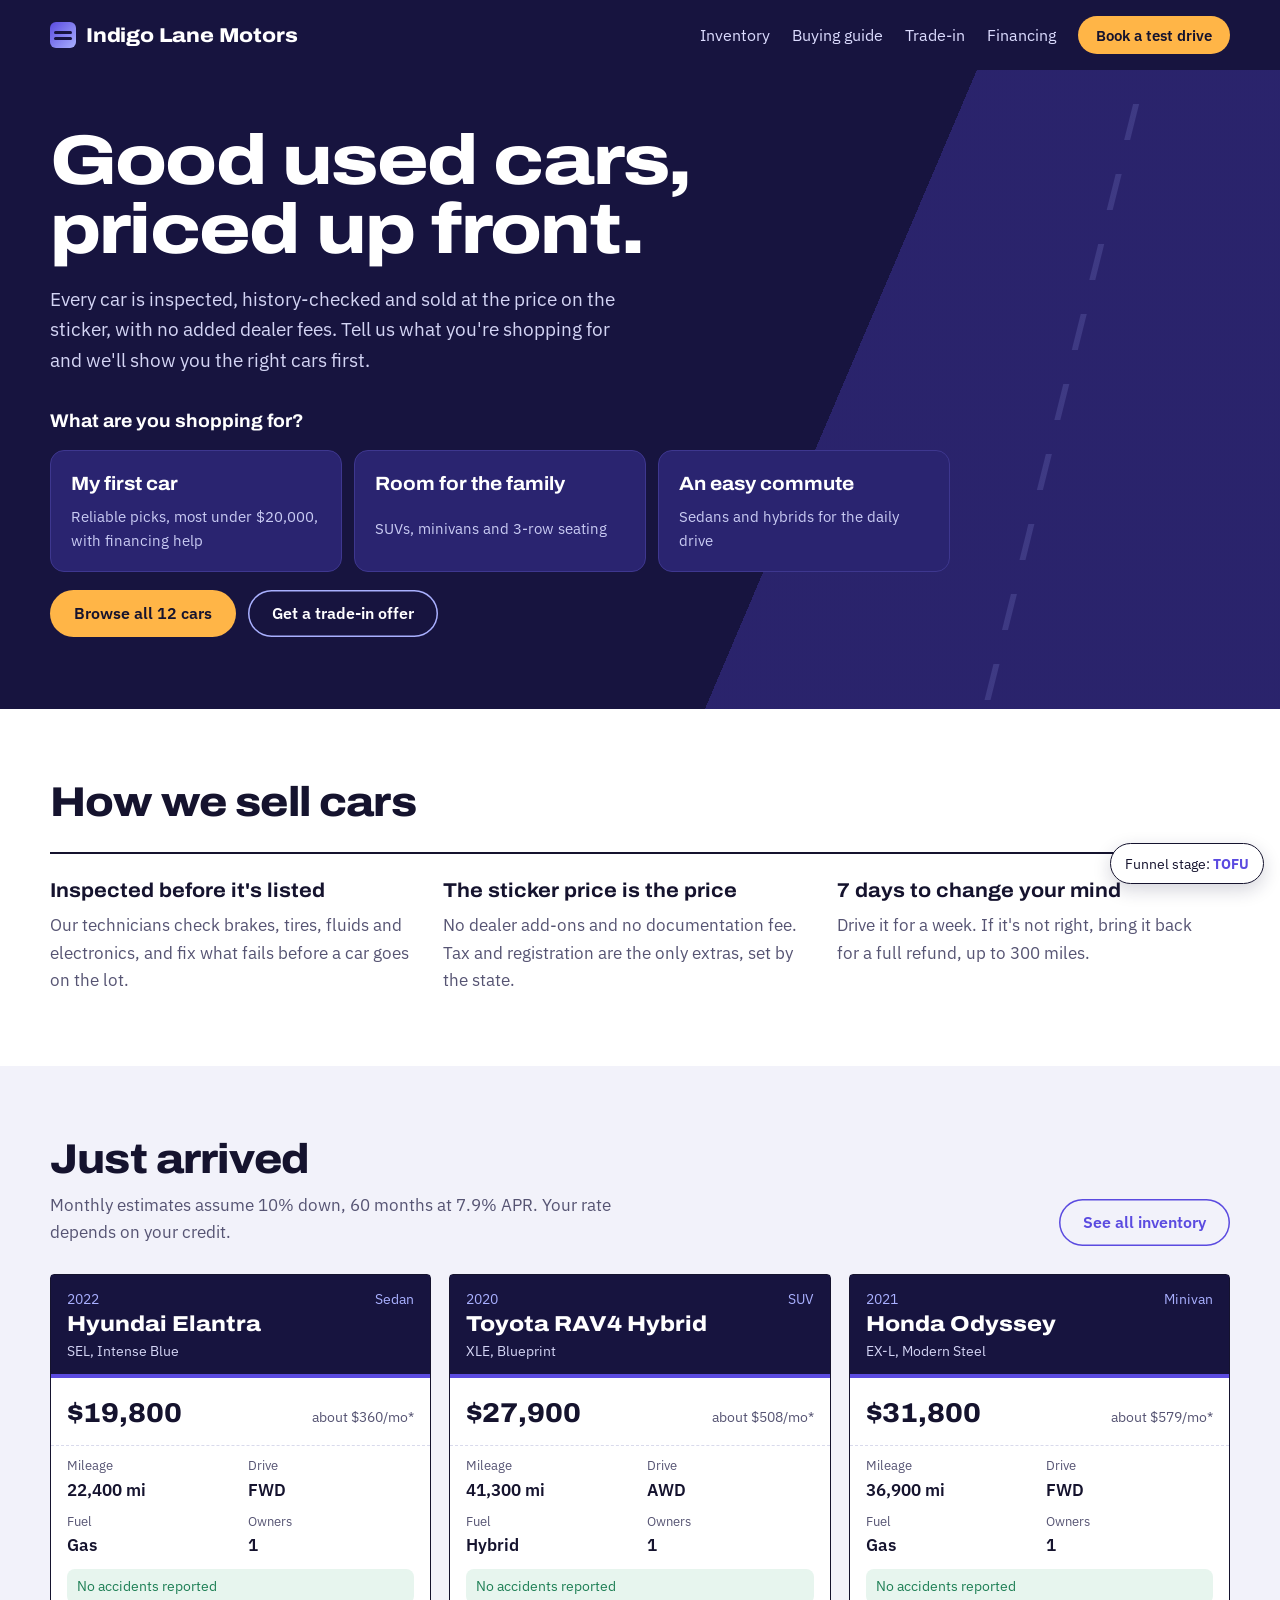
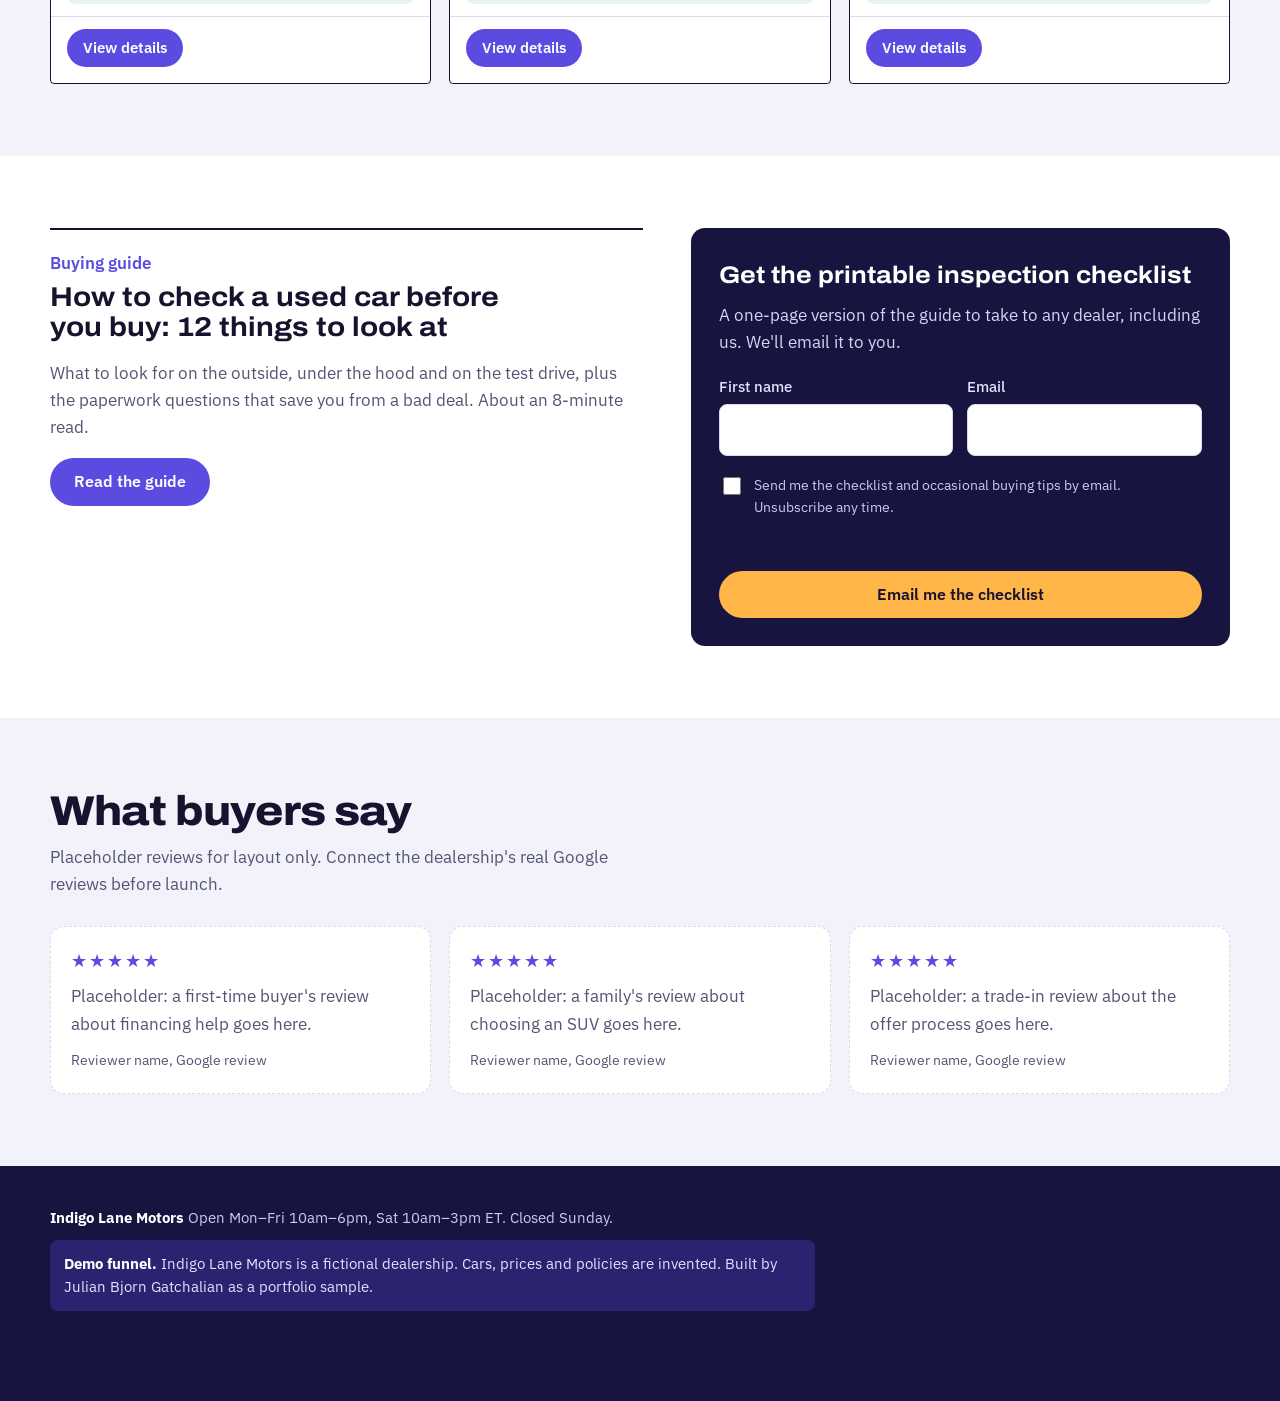
<file: index.html>
<!doctype html>
<html lang="en" data-stage="awareness">
<head>
  <meta charset="utf-8">
  <meta name="viewport" content="width=device-width, initial-scale=1, viewport-fit=cover">
  <title>Indigo Lane Motors</title>
  <meta name="description" content="Demo funnel: inspected used cars with up-front pricing from a fictional dealership.">
  <meta name="robots" content="noindex">
  <link rel="preconnect" href="https://fonts.googleapis.com">
  <link rel="preconnect" href="https://fonts.gstatic.com" crossorigin>
  <link href="https://fonts.googleapis.com/css2?family=Archivo:wdth,wght@62..125,100..900&family=IBM+Plex+Sans:wght@400;500;600&display=swap" rel="stylesheet">
  <link rel="stylesheet" href="assets/style.css">
</head>
<body>
  <header class="site-head">
    <div class="wrap">
      <a class="brand" href="index.html"><span class="brand-mark" aria-hidden="true"></span>Indigo Lane Motors</a>
      <nav class="nav" aria-label="Main">
        <a href="inventory.html">Inventory</a>
        <a href="guide.html">Buying guide</a>
        <a href="test-drive.html#tradein">Trade-in</a>
        <a href="test-drive.html#prequal">Financing</a>
        <a class="btn btn-amber" href="test-drive.html" data-track="nav_test_drive">Book a test drive</a>
      </nav>
    </div>
  </header>

  <main>
    <!-- TOFU: first impression from ads, social and search -->
    <section class="hero on-night">
      <div class="wrap">
        <h1>Good used cars, priced up front.</h1>
        <p class="lede">Every car is inspected, history-checked and sold at the price on the sticker, with no added dealer fees. Tell us what you're shopping for and we'll show you the right cars first.</p>

        <div class="persona-picker">
          <h2>What are you shopping for?</h2>
          <div class="personas">
            <a class="persona" href="inventory.html#first" data-track="persona_first"><strong>My first car</strong><span>Reliable picks, most under $20,000, with financing help</span></a>
            <a class="persona" href="inventory.html#family" data-track="persona_family"><strong>Room for the family</strong><span>SUVs, minivans and 3-row seating</span></a>
            <a class="persona" href="inventory.html#commute" data-track="persona_commute"><strong>An easy commute</strong><span>Sedans and hybrids for the daily drive</span></a>
          </div>
          <div class="hero-alt">
            <a class="btn btn-amber" href="inventory.html" data-track="hero_browse_all">Browse all 12 cars</a>
            <a class="btn btn-line-light" href="test-drive.html#tradein" data-track="hero_trade_in">Get a trade-in offer</a>
          </div>
        </div>
      </div>
    </section>

    <section class="section">
      <div class="wrap">
        <div class="section-head"><h2 class="title">How we sell cars</h2></div>
        <div class="promise">
          <div><h3>Inspected before it's listed</h3><p>Our technicians check brakes, tires, fluids and electronics, and fix what fails before a car goes on the lot.</p></div>
          <div><h3>The sticker price is the price</h3><p>No dealer add-ons and no documentation fee. Tax and registration are the only extras, set by the state.</p></div>
          <div><h3>7 days to change your mind</h3><p>Drive it for a week. If it's not right, bring it back for a full refund, up to 300 miles.</p></div>
        </div>
      </div>
    </section>

    <section class="section section-mist">
      <div class="wrap">
        <div class="section-head">
          <div>
            <h2 class="title">Just arrived</h2>
            <p class="sub">Monthly estimates assume 10% down, 60 months at 7.9% APR. Your rate depends on your credit.</p>
          </div>
          <a class="btn btn-line" href="inventory.html" data-track="featured_see_all">See all inventory</a>
        </div>
        <div class="sticker-grid fit" id="featured"></div>
      </div>
    </section>

    <!-- TOFU content: SEO guide + lead magnet -->
    <section class="section">
      <div class="wrap split">
        <div class="guide-teaser">
          <p class="kicker">Buying guide</p>
          <h3>How to check a used car before you buy: 12 things to look at</h3>
          <p>What to look for on the outside, under the hood and on the test drive, plus the paperwork questions that save you from a bad deal. About an 8-minute read.</p>
          <a class="btn btn-violet" href="guide.html" data-track="guide_read">Read the guide</a>
        </div>

        <div class="optin">
          <h3>Get the printable inspection checklist</h3>
          <p>A one-page version of the guide to take to any dealer, including us. We'll email it to you.</p>
          <form id="checklist-form" novalidate>
            <div class="row2">
              <div class="field"><label for="ck-first">First name</label><input id="ck-first" name="firstName" autocomplete="given-name" maxlength="60"></div>
              <div class="field"><label for="ck-email">Email</label><input id="ck-email" name="email" type="email" autocomplete="email" maxlength="120"></div>
            </div>
            <label class="consent"><input type="checkbox" id="ck-consent" name="consent"><span>Send me the checklist and occasional buying tips by email. Unsubscribe any time.</span></label>
            <p class="form-error" id="ck-error" role="alert"></p>
            <button class="btn btn-amber btn-block" type="submit">Email me the checklist</button>
          </form>
          <div class="optin-done" id="ck-done" hidden>
            <p><strong>Check your inbox.</strong> The checklist is on its way. You can also open it now.</p>
            <a class="btn btn-amber" href="guide.html#checklist">Open the checklist</a>
          </div>
        </div>
      </div>
    </section>

    <section class="section section-mist">
      <div class="wrap">
        <div class="section-head">
          <div>
            <h2 class="title">What buyers say</h2>
            <p class="sub">Placeholder reviews for layout only. Connect the dealership's real Google reviews before launch.</p>
          </div>
        </div>
        <div class="reviews">
          <div class="review"><div class="stars" aria-label="5 out of 5">★★★★★</div><p>Placeholder: a first-time buyer's review about financing help goes here.</p><small>Reviewer name, Google review</small></div>
          <div class="review"><div class="stars" aria-label="5 out of 5">★★★★★</div><p>Placeholder: a family's review about choosing an SUV goes here.</p><small>Reviewer name, Google review</small></div>
          <div class="review"><div class="stars" aria-label="5 out of 5">★★★★★</div><p>Placeholder: a trade-in review about the offer process goes here.</p><small>Reviewer name, Google review</small></div>
        </div>
      </div>
    </section>
  </main>

  <footer class="site-foot">
    <div class="wrap">
      <p><strong>Indigo Lane Motors</strong> Open Mon–Fri 10am–6pm, Sat 10am–3pm ET. Closed Sunday.</p>
      <p class="demo-note"><strong>Demo funnel.</strong> Indigo Lane Motors is a fictional dealership. Cars, prices and policies are invented. Built by Julian Bjorn Gatchalian as a portfolio sample.</p>
    </div>
  </footer>

  <script src="assets/data.js"></script>
  <script src="assets/funnel.js"></script>
  <script>
  (function () {
    "use strict";
    var F = window.Funnel;

    document.getElementById("featured").innerHTML =
      ["c03", "c05", "c08"].map(function (id) { return F.stickerHtml(F.getCar(id)); }).join("");

    var form = document.getElementById("checklist-form");
    form.addEventListener("submit", function (e) {
      e.preventDefault();
      var missing = F.checkForm(form, { firstName: "text", email: "email", consent: "check" },
        { firstName: "your first name", email: "a valid email", consent: "your OK to email you" });
      var err = document.getElementById("ck-error");
      if (missing.length) { err.textContent = "Please add " + missing.join(", ") + "."; return; }
      err.textContent = "";
      F.sendLead("checklist", { firstName: form.firstName.value.trim(), email: form.email.value.trim(), consent: true })
        .then(function () { form.hidden = true; document.getElementById("ck-done").hidden = false; });
    });
  })();
  </script>
</body>
</html>
</file>
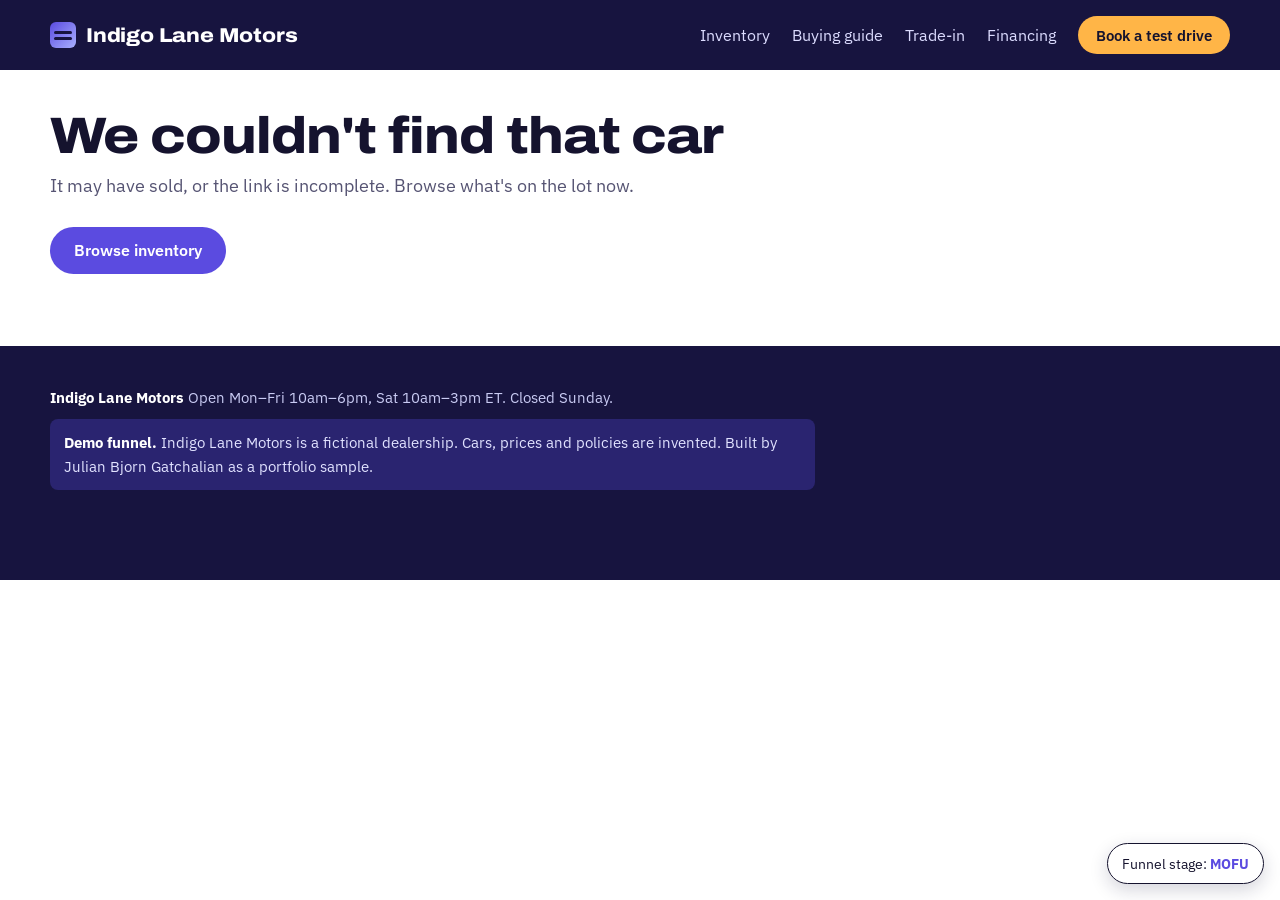
<file: car.html>
<!doctype html>
<html lang="en" data-stage="interest">
<head>
  <meta charset="utf-8">
  <meta name="viewport" content="width=device-width, initial-scale=1, viewport-fit=cover">
  <title>Indigo Lane Vehicle Details</title>
  <meta name="robots" content="noindex">
  <link rel="preconnect" href="https://fonts.googleapis.com">
  <link rel="preconnect" href="https://fonts.gstatic.com" crossorigin>
  <link href="https://fonts.googleapis.com/css2?family=Archivo:wdth,wght@62..125,100..900&family=IBM+Plex+Sans:wght@400;500;600&display=swap" rel="stylesheet">
  <link rel="stylesheet" href="assets/style.css">
</head>
<body>
  <header class="site-head">
    <div class="wrap">
      <a class="brand" href="index.html"><span class="brand-mark" aria-hidden="true"></span>Indigo Lane Motors</a>
      <nav class="nav" aria-label="Main">
        <a href="inventory.html">Inventory</a>
        <a href="guide.html">Buying guide</a>
        <a href="test-drive.html#tradein">Trade-in</a>
        <a href="test-drive.html#prequal">Financing</a>
        <a class="btn btn-amber" href="test-drive.html" data-track="nav_test_drive">Book a test drive</a>
      </nav>
    </div>
  </header>

  <main>
    <div id="missing" class="page" hidden>
      <div class="wrap">
        <h1>We couldn't find that car</h1>
        <p class="lede">It may have sold, or the link is incomplete. Browse what's on the lot now.</p>
        <a class="btn btn-violet" href="inventory.html">Browse inventory</a>
      </div>
    </div>

    <div id="detail" hidden>
      <section class="car-hero on-night">
        <div class="wrap">
          <p class="crumbs"><a href="inventory.html">Inventory</a> / <span id="crumb-name"></span></p>
          <div class="car-title">
            <div>
              <h1 id="car-name"></h1>
              <p id="car-sub"></p>
              <div class="car-ctas">
                <a class="btn btn-amber" id="hero-drive" href="test-drive.html" data-track="car_hero_test_drive">Book a test drive</a>
                <a class="btn btn-line-light" id="hero-reserve" href="reserve.html" data-track="car_hero_reserve">Reserve this car</a>
              </div>
            </div>
            <div class="price">
              <strong id="car-price"></strong>
              <p id="car-price-note">No dealer fees. Tax and registration extra.</p>
            </div>
          </div>
        </div>
      </section>

      <section class="section">
        <div class="wrap car-grid">
          <div>
            <h2 class="title" style="font-size:1.6rem;margin-bottom:12px;">Specs</h2>
            <table class="spec-table" id="specs"></table>

            <h2 class="title" style="font-size:1.6rem;margin:36px 0 12px;">History highlights</h2>
            <ul class="history-list" id="history"></ul>
            <p class="hint" style="margin-top:12px;">Ask us for the full vehicle history report and inspection sheet.</p>

            <div class="panel" style="margin-top:32px;">
              <h3>Can't come in yet? Get a live video walkaround</h3>
              <p class="hint" style="margin:0 0 14px;">A salesperson calls you on video and shows you the car up close, engine running. About 15 minutes.</p>
              <form id="walk-form" novalidate>
                <div class="row2">
                  <div class="field"><label for="w-first">First name</label><input id="w-first" name="firstName" autocomplete="given-name" maxlength="60"></div>
                  <div class="field"><label for="w-phone">Mobile number</label><input id="w-phone" name="phone" type="tel" autocomplete="tel" maxlength="25" placeholder="(555) 123-4567"></div>
                </div>
                <div class="field"><label for="w-email">Email</label><input id="w-email" name="email" type="email" autocomplete="email" maxlength="120"></div>
                <label class="consent"><input type="checkbox" id="w-consent" name="consent"><span>I agree to be contacted by phone, text and email about this car. Message and data rates may apply. Reply STOP to opt out.</span></label>
                <p class="form-error" id="w-error" role="alert"></p>
                <button class="btn btn-violet" type="submit">Request a video walkaround</button>
              </form>
              <div class="success" id="walk-done" hidden><h3>Request received</h3><p>We'll call you within one business hour to set up the video call.</p></div>
            </div>
          </div>

          <aside>
            <div class="panel calc">
              <h2>Estimate your payment</h2>
              <div class="row2">
                <div class="field"><label for="c-down">Down payment ($)</label><input id="c-down" type="number" min="0" step="100" inputmode="numeric"></div>
                <div class="field"><label for="c-apr">APR (%)</label><input id="c-apr" type="number" min="0" max="30" step="0.1" inputmode="decimal"></div>
              </div>
              <div class="field"><label for="c-term">Term</label>
                <select id="c-term"><option value="36">36 months</option><option value="48">48 months</option><option value="60" selected>60 months</option><option value="72">72 months</option></select>
              </div>
              <div class="calc-out" aria-live="polite"><strong id="c-out"></strong><span>/month</span></div>
              <p class="calc-math" id="c-math"></p>
              <p class="hint" style="margin:6px 0 0;">Estimate only, before tax and registration. Your actual rate depends on your credit and lender.</p>

              <div class="cta-stack">
                <a class="btn btn-amber" id="cta-drive" href="test-drive.html" data-track="car_test_drive">Book a test drive</a>
                <a class="btn btn-violet" id="cta-reserve" href="reserve.html" data-track="car_reserve">Reserve this car</a>
                <a class="btn btn-line" href="test-drive.html#prequal" data-track="car_prequal">Get pre-qualified</a>
              </div>
            </div>
          </aside>
        </div>
      </section>
    </div>
  </main>

  <footer class="site-foot">
    <div class="wrap">
      <p><strong>Indigo Lane Motors</strong> Open Mon–Fri 10am–6pm, Sat 10am–3pm ET. Closed Sunday.</p>
      <p class="demo-note"><strong>Demo funnel.</strong> Indigo Lane Motors is a fictional dealership. Cars, prices and policies are invented. Built by Julian Bjorn Gatchalian as a portfolio sample.</p>
    </div>
  </footer>

  <script src="assets/data.js"></script>
  <script src="assets/funnel.js"></script>
  <script>
  (function () {
    "use strict";
    var F = window.Funnel;
    var id = (location.hash || "").replace("#", "");
    var car = F.getCar(id);
    if (!car) { document.getElementById("missing").hidden = false; return; }

    F.save("lastCar", car.id);
    document.title = F.carName(car) + " " + car.trim + " | Indigo Lane Motors";
    document.getElementById("detail").hidden = false;
    document.getElementById("crumb-name").textContent = F.carName(car);
    document.getElementById("car-name").textContent = F.carName(car);
    document.getElementById("car-sub").textContent = car.trim + ", " + car.color + ", " + F.miles(car.miles);
    document.getElementById("car-price").textContent = F.money(car.price);

    var specs = [
      ["Year", car.year], ["Make", car.make], ["Model", car.model], ["Trim", car.trim],
      ["Body", car.body], ["Mileage", F.miles(car.miles)], ["Drivetrain", car.drive],
      ["Fuel", car.fuel], ["Transmission", car.trans], ["Exterior color", car.color], ["Stock number", car.id.toUpperCase()]
    ];
    document.getElementById("specs").innerHTML = specs.map(function (s) {
      return "<tr><th scope=\"row\">" + s[0] + "</th><td>" + F.esc(s[1]) + "</td></tr>";
    }).join("");

    var hist = [
      [car.owners === 1 ? "One previous owner" : car.owners + " previous owners", false],
      [car.accidents === 0 ? "No accidents reported" : car.accidents + " accident reported, repaired before listing", car.accidents > 0],
      [car.records ? "Service records available" : "No service records on file", !car.records],
      ["Passed our pre-sale inspection", false]
    ];
    document.getElementById("history").innerHTML = hist.map(function (h) {
      return "<li" + (h[1] ? " class=\"warn\"" : "") + "><span>" + h[0] + "</span></li>";
    }).join("");

    document.getElementById("cta-drive").href = "test-drive.html#" + car.id;
    document.getElementById("cta-reserve").href = "reserve.html#" + car.id;
    document.getElementById("hero-drive").href = "test-drive.html#" + car.id;
    document.getElementById("hero-reserve").href = "reserve.html#" + car.id;

    // ---- payment calculator ----
    var down = document.getElementById("c-down"), apr = document.getElementById("c-apr"), term = document.getElementById("c-term");
    down.value = Math.round(car.price * F.DEFAULT_DOWN);
    apr.value = F.DEFAULT_APR;
    function calc() {
      var d = Math.min(Math.max(+down.value || 0, 0), car.price);
      var a = Math.min(Math.max(+apr.value || 0, 0), 30);
      var n = +term.value;
      var m = F.monthlyPayment(car.price, d, a, n);
      document.getElementById("c-out").textContent = F.money(m);
      document.getElementById("c-math").textContent =
        "Financing " + F.money(car.price - d) + " for " + n + " months at " + a + "% APR. Total paid: " + F.money(m * n + d) + ".";
    }
    [down, apr, term].forEach(function (el) { el.addEventListener("input", calc); el.addEventListener("change", calc); });
    calc();

    // ---- video walkaround request (intent signal) ----
    var form = document.getElementById("walk-form");
    F.prefill(form);
    form.addEventListener("submit", function (e) {
      e.preventDefault();
      var missing = F.checkForm(form, { firstName: "text", phone: "phone", email: "email", consent: "check" },
        { firstName: "your first name", phone: "a 10-digit mobile number", email: "a valid email", consent: "your OK to contact you" });
      var err = document.getElementById("w-error");
      if (missing.length) { err.textContent = "Please add " + missing.join(", ") + "."; return; }
      err.textContent = "";
      F.sendLead("walkaround", {
        firstName: form.firstName.value.trim(), phone: form.phone.value.trim(), email: form.email.value.trim(), consent: true,
        carId: car.id, car: F.carName(car) + " " + car.trim, price: car.price
      }).then(function () { form.hidden = true; document.getElementById("walk-done").hidden = false; });
    });

    window.addEventListener("hashchange", function () { location.reload(); });
  })();
  </script>
</body>
</html>
</file>
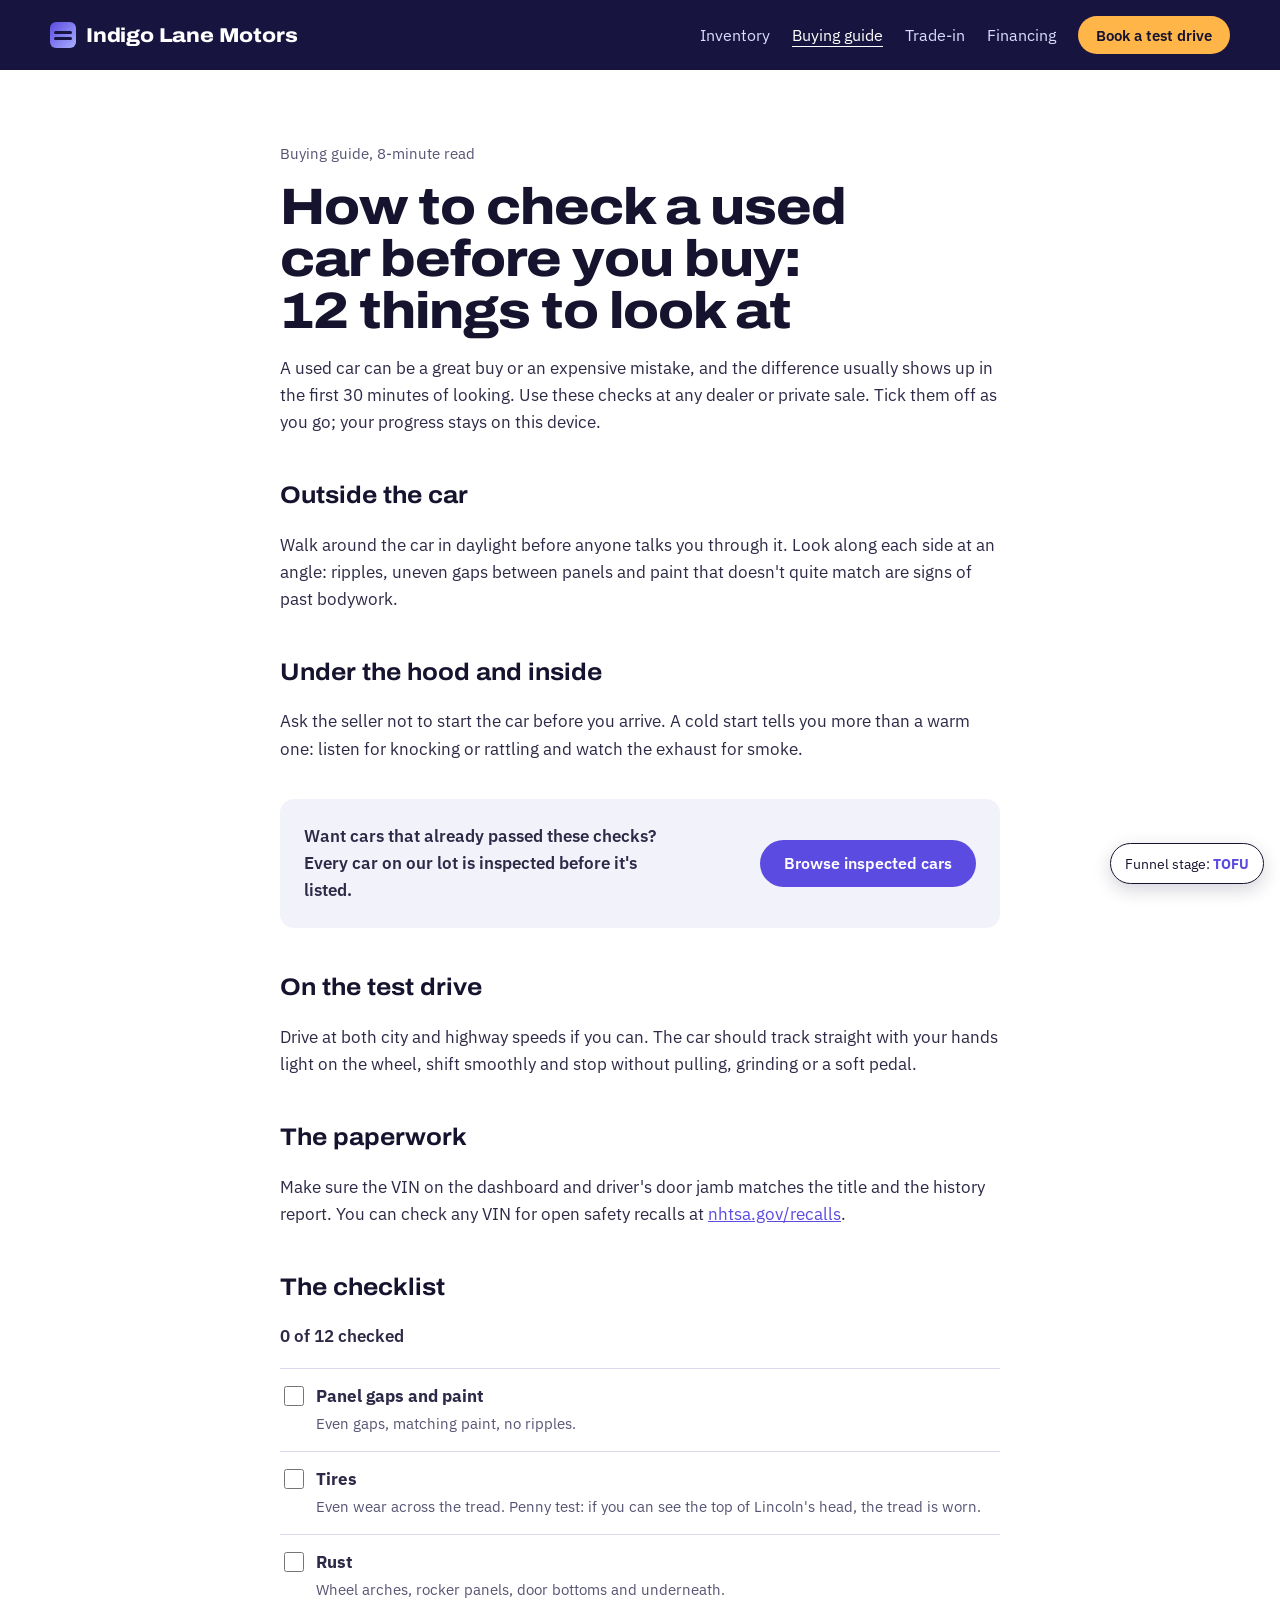
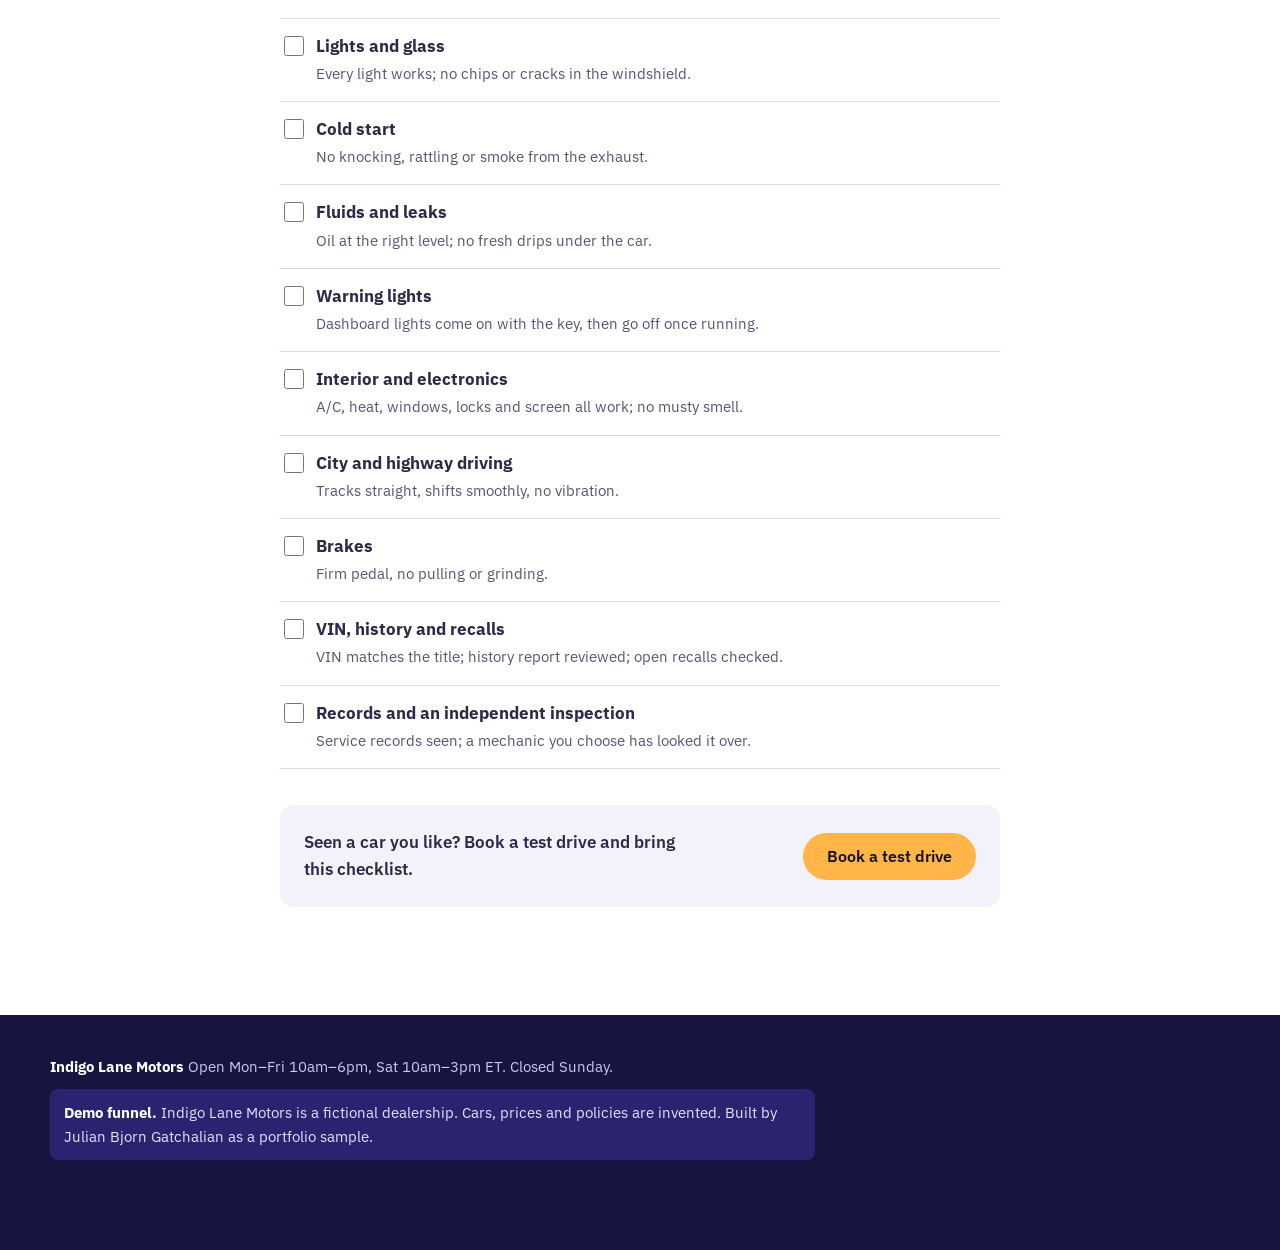
<file: guide.html>
<!doctype html>
<html lang="en" data-stage="awareness">
<head>
  <meta charset="utf-8">
  <meta name="viewport" content="width=device-width, initial-scale=1, viewport-fit=cover">
  <title>Used Car Inspection Guide</title>
  <meta name="description" content="How to check a used car before you buy: 12 things to look at, with a printable checklist.">
  <meta name="robots" content="noindex">
  <link rel="preconnect" href="https://fonts.googleapis.com">
  <link rel="preconnect" href="https://fonts.gstatic.com" crossorigin>
  <link href="https://fonts.googleapis.com/css2?family=Archivo:wdth,wght@62..125,100..900&family=IBM+Plex+Sans:wght@400;500;600&display=swap" rel="stylesheet">
  <link rel="stylesheet" href="assets/style.css">
</head>
<body>
  <header class="site-head">
    <div class="wrap">
      <a class="brand" href="index.html"><span class="brand-mark" aria-hidden="true"></span>Indigo Lane Motors</a>
      <nav class="nav" aria-label="Main">
        <a href="inventory.html">Inventory</a>
        <a href="guide.html" aria-current="page">Buying guide</a>
        <a href="test-drive.html#tradein">Trade-in</a>
        <a href="test-drive.html#prequal">Financing</a>
        <a class="btn btn-amber" href="test-drive.html" data-track="nav_test_drive">Book a test drive</a>
      </nav>
    </div>
  </header>

  <main class="article">
    <p class="meta">Buying guide, 8-minute read</p>
    <h1>How to check a used car before you buy: 12 things to look at</h1>
    <p>A used car can be a great buy or an expensive mistake, and the difference usually shows up in the first 30 minutes of looking. Use these checks at any dealer or private sale. Tick them off as you go; your progress stays on this device.</p>

    <h2>Outside the car</h2>
    <p>Walk around the car in daylight before anyone talks you through it. Look along each side at an angle: ripples, uneven gaps between panels and paint that doesn't quite match are signs of past bodywork.</p>

    <h2>Under the hood and inside</h2>
    <p>Ask the seller not to start the car before you arrive. A cold start tells you more than a warm one: listen for knocking or rattling and watch the exhaust for smoke.</p>

    <div class="inline-cta">
      <p>Want cars that already passed these checks? Every car on our lot is inspected before it's listed.</p>
      <a class="btn btn-violet" href="inventory.html" data-track="guide_mid_inventory">Browse inspected cars</a>
    </div>

    <h2>On the test drive</h2>
    <p>Drive at both city and highway speeds if you can. The car should track straight with your hands light on the wheel, shift smoothly and stop without pulling, grinding or a soft pedal.</p>

    <h2>The paperwork</h2>
    <p>Make sure the VIN on the dashboard and driver's door jamb matches the title and the history report. You can check any VIN for open safety recalls at <a href="https://www.nhtsa.gov/recalls" rel="noopener">nhtsa.gov/recalls</a>.</p>

    <h2 id="checklist">The checklist</h2>
    <p class="progress-note" id="progress" aria-live="polite">0 of 12 checked</p>
    <ul class="checklist" id="checks">
      <li><label><input type="checkbox" data-check="1"><div><strong>Panel gaps and paint</strong><span>Even gaps, matching paint, no ripples.</span></div></label></li>
      <li><label><input type="checkbox" data-check="2"><div><strong>Tires</strong><span>Even wear across the tread. Penny test: if you can see the top of Lincoln's head, the tread is worn.</span></div></label></li>
      <li><label><input type="checkbox" data-check="3"><div><strong>Rust</strong><span>Wheel arches, rocker panels, door bottoms and underneath.</span></div></label></li>
      <li><label><input type="checkbox" data-check="4"><div><strong>Lights and glass</strong><span>Every light works; no chips or cracks in the windshield.</span></div></label></li>
      <li><label><input type="checkbox" data-check="5"><div><strong>Cold start</strong><span>No knocking, rattling or smoke from the exhaust.</span></div></label></li>
      <li><label><input type="checkbox" data-check="6"><div><strong>Fluids and leaks</strong><span>Oil at the right level; no fresh drips under the car.</span></div></label></li>
      <li><label><input type="checkbox" data-check="7"><div><strong>Warning lights</strong><span>Dashboard lights come on with the key, then go off once running.</span></div></label></li>
      <li><label><input type="checkbox" data-check="8"><div><strong>Interior and electronics</strong><span>A/C, heat, windows, locks and screen all work; no musty smell.</span></div></label></li>
      <li><label><input type="checkbox" data-check="9"><div><strong>City and highway driving</strong><span>Tracks straight, shifts smoothly, no vibration.</span></div></label></li>
      <li><label><input type="checkbox" data-check="10"><div><strong>Brakes</strong><span>Firm pedal, no pulling or grinding.</span></div></label></li>
      <li><label><input type="checkbox" data-check="11"><div><strong>VIN, history and recalls</strong><span>VIN matches the title; history report reviewed; open recalls checked.</span></div></label></li>
      <li><label><input type="checkbox" data-check="12"><div><strong>Records and an independent inspection</strong><span>Service records seen; a mechanic you choose has looked it over.</span></div></label></li>
    </ul>

    <div class="inline-cta">
      <p>Seen a car you like? Book a test drive and bring this checklist.</p>
      <a class="btn btn-amber" href="test-drive.html" data-track="guide_end_test_drive">Book a test drive</a>
    </div>
  </main>

  <footer class="site-foot">
    <div class="wrap">
      <p><strong>Indigo Lane Motors</strong> Open Mon–Fri 10am–6pm, Sat 10am–3pm ET. Closed Sunday.</p>
      <p class="demo-note"><strong>Demo funnel.</strong> Indigo Lane Motors is a fictional dealership. Cars, prices and policies are invented. Built by Julian Bjorn Gatchalian as a portfolio sample.</p>
    </div>
  </footer>

  <script src="assets/data.js"></script>
  <script src="assets/funnel.js"></script>
  <script>
  (function () {
    "use strict";
    var F = window.Funnel;
    var saved = F.load("checklist") || {};
    var boxes = document.querySelectorAll("#checks input");
    var progress = document.getElementById("progress");
    function update() {
      var n = 0;
      boxes.forEach(function (b) { if (b.checked) n++; });
      progress.textContent = n + " of " + boxes.length + " checked" + (n === boxes.length ? ". Nice work." : "");
    }
    boxes.forEach(function (b) {
      b.checked = !!saved[b.dataset.check];
      b.addEventListener("change", function () {
        saved[b.dataset.check] = b.checked;
        F.save("checklist", saved);
        update();
      });
    });
    update();
  })();
  </script>
</body>
</html>
</file>
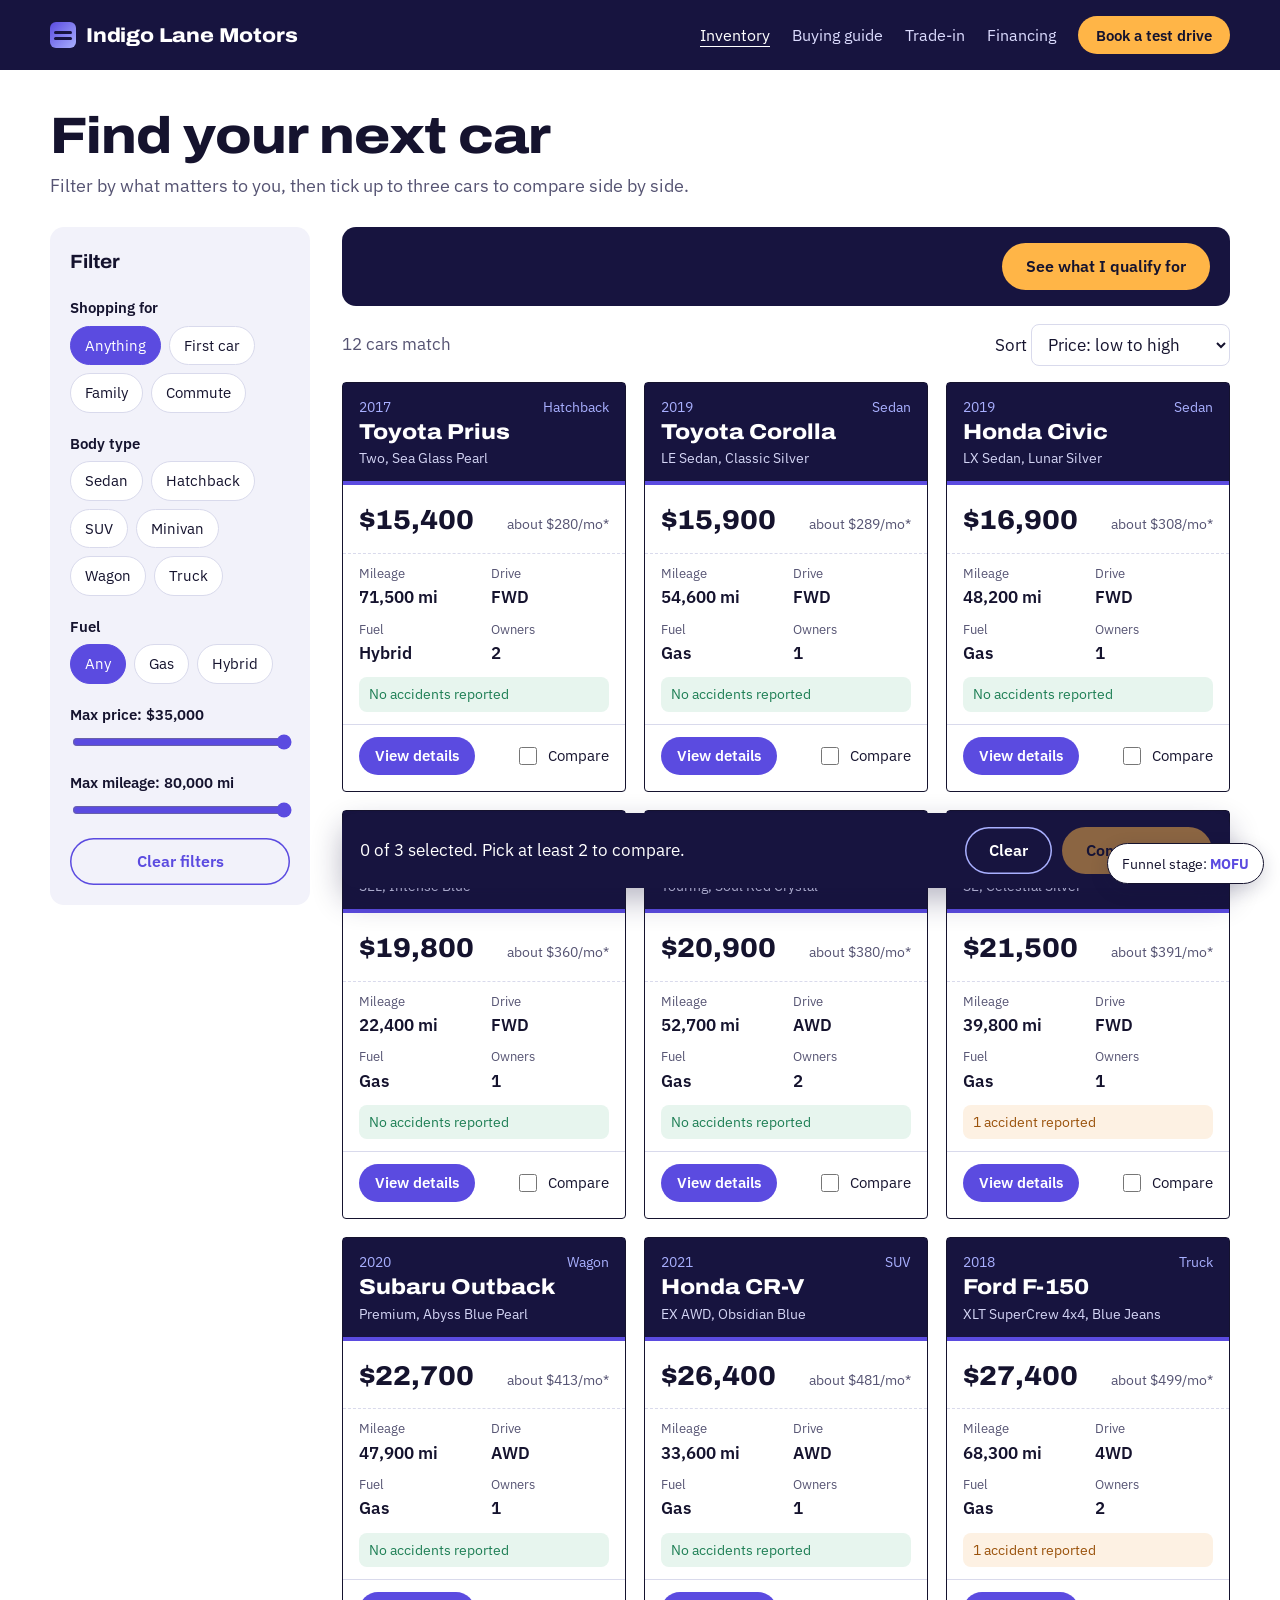
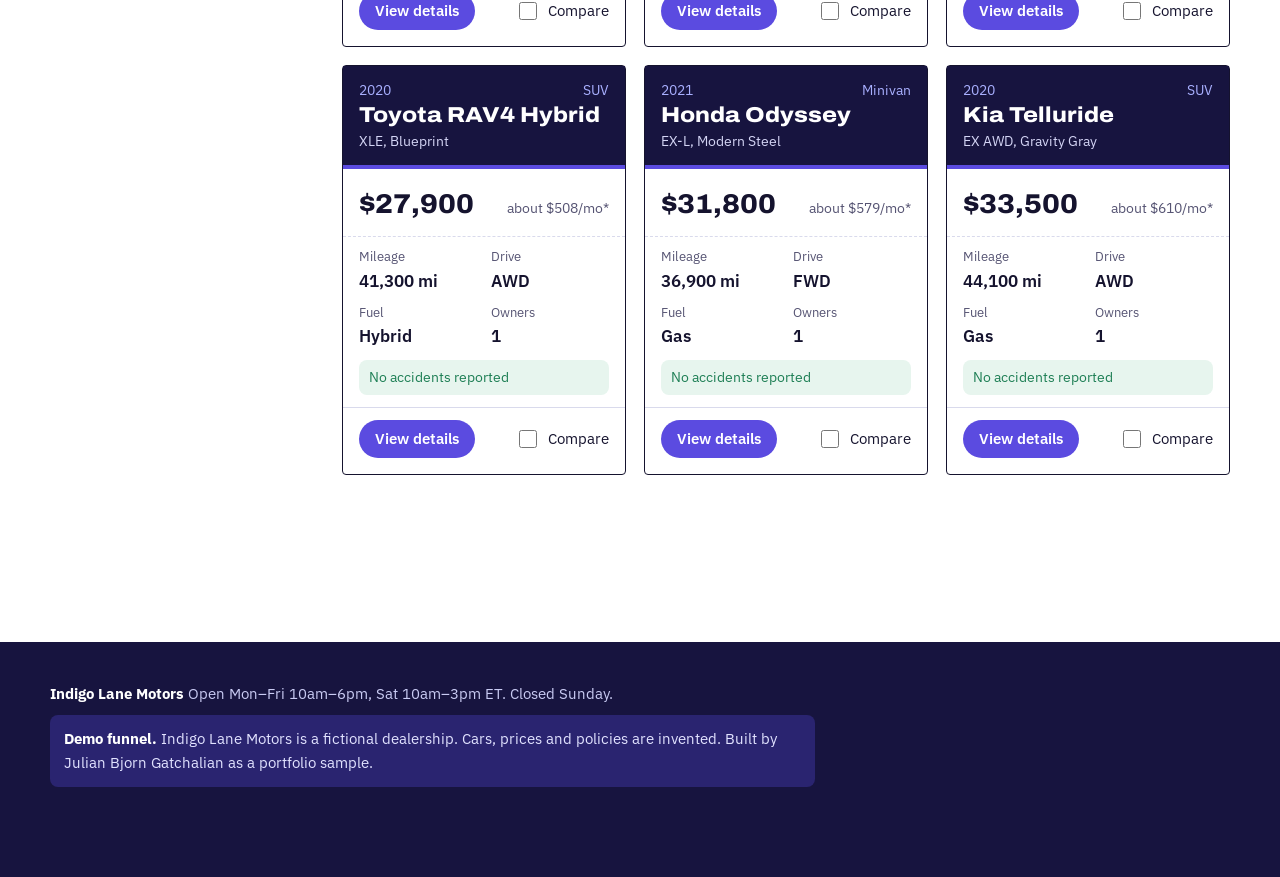
<file: inventory.html>
<!doctype html>
<html lang="en" data-stage="interest">
<head>
  <meta charset="utf-8">
  <meta name="viewport" content="width=device-width, initial-scale=1, viewport-fit=cover">
  <title>Indigo Lane Inventory</title>
  <meta name="description" content="Browse, filter and compare inspected used cars.">
  <meta name="robots" content="noindex">
  <link rel="preconnect" href="https://fonts.googleapis.com">
  <link rel="preconnect" href="https://fonts.gstatic.com" crossorigin>
  <link href="https://fonts.googleapis.com/css2?family=Archivo:wdth,wght@62..125,100..900&family=IBM+Plex+Sans:wght@400;500;600&display=swap" rel="stylesheet">
  <link rel="stylesheet" href="assets/style.css">
</head>
<body>
  <header class="site-head">
    <div class="wrap">
      <a class="brand" href="index.html"><span class="brand-mark" aria-hidden="true"></span>Indigo Lane Motors</a>
      <nav class="nav" aria-label="Main">
        <a href="inventory.html" aria-current="page">Inventory</a>
        <a href="guide.html">Buying guide</a>
        <a href="test-drive.html#tradein">Trade-in</a>
        <a href="test-drive.html#prequal">Financing</a>
        <a class="btn btn-amber" href="test-drive.html" data-track="nav_test_drive">Book a test drive</a>
      </nav>
    </div>
  </header>

  <main class="page">
    <div class="wrap">
      <h1>Find your next car</h1>
      <p class="lede">Filter by what matters to you, then tick up to three cars to compare side by side.</p>

      <div class="inv-layout">
        <aside class="filters" aria-label="Filters">
          <h2>Filter</h2>
          <fieldset>
            <legend>Shopping for</legend>
            <div class="chips" id="f-persona">
              <button type="button" class="chip" data-value="">Anything</button>
              <button type="button" class="chip" data-value="first">First car</button>
              <button type="button" class="chip" data-value="family">Family</button>
              <button type="button" class="chip" data-value="commute">Commute</button>
            </div>
          </fieldset>
          <fieldset>
            <legend>Body type</legend>
            <div class="chips" id="f-body"></div>
          </fieldset>
          <fieldset>
            <legend>Fuel</legend>
            <div class="chips" id="f-fuel">
              <button type="button" class="chip" data-value="">Any</button>
              <button type="button" class="chip" data-value="Gas">Gas</button>
              <button type="button" class="chip" data-value="Hybrid">Hybrid</button>
            </div>
          </fieldset>
          <fieldset>
            <legend><label for="f-price">Max price: <span class="range-out" id="f-price-out"></span></label></legend>
            <input type="range" id="f-price" min="15000" max="35000" step="500" value="35000">
          </fieldset>
          <fieldset>
            <legend><label for="f-miles">Max mileage: <span class="range-out" id="f-miles-out"></span></label></legend>
            <input type="range" id="f-miles" min="20000" max="80000" step="5000" value="80000">
          </fieldset>
          <button type="button" class="btn btn-line" id="f-reset">Clear filters</button>
        </aside>

        <section aria-label="Results">
          <div class="persona-note" id="persona-note" hidden>
            <div><strong id="pn-title"></strong><p id="pn-text"></p></div>
            <a class="btn btn-amber" href="test-drive.html#prequal" data-track="persona_prequal">See what I qualify for</a>
          </div>
          <div class="results-bar">
            <p id="count" aria-live="polite"></p>
            <label>Sort
              <select id="sort">
                <option value="price-asc">Price: low to high</option>
                <option value="price-desc">Price: high to low</option>
                <option value="miles-asc">Mileage: lowest first</option>
                <option value="year-desc">Year: newest first</option>
              </select>
            </label>
          </div>
          <div class="sticker-grid" id="results"></div>

          <div class="compare-tray" id="tray" hidden>
            <p id="tray-text"></p>
            <div style="display:flex; gap:10px; flex-wrap:wrap;">
              <button type="button" class="btn btn-line-light" id="tray-clear">Clear</button>
              <button type="button" class="btn btn-amber" id="tray-go" data-track="compare_open">Compare now</button>
            </div>
          </div>

          <div id="compare" hidden>
            <div class="section-head" style="margin: 36px 0 0;">
              <h2 class="title" style="font-family: var(--display); font-stretch:110%; font-size: 1.8rem; margin:0;">Side-by-side comparison</h2>
            </div>
            <div class="compare-wrap"><table class="compare-table" id="compare-table"></table></div>
            <p class="hint" style="margin-top:10px;">Green marks the best value in a row. Monthly estimates assume 10% down, 60 months at 7.9% APR.</p>
          </div>
        </section>
      </div>
    </div>
  </main>

  <footer class="site-foot">
    <div class="wrap">
      <p><strong>Indigo Lane Motors</strong> Open Mon–Fri 10am–6pm, Sat 10am–3pm ET. Closed Sunday.</p>
      <p class="demo-note"><strong>Demo funnel.</strong> Indigo Lane Motors is a fictional dealership. Cars, prices and policies are invented. Built by Julian Bjorn Gatchalian as a portfolio sample.</p>
    </div>
  </footer>

  <script src="assets/data.js"></script>
  <script src="assets/funnel.js"></script>
  <script>
  (function () {
    "use strict";
    var F = window.Funnel;
    var CARS = window.INVENTORY;
    var bodies = [];
    CARS.forEach(function (c) { if (bodies.indexOf(c.body) < 0) bodies.push(c.body); });

    var state = { persona: "", bodies: [], fuel: "", maxPrice: 35000, maxMiles: 80000, sort: "price-asc", compare: [] };
    var hash = (location.hash || "").replace("#", "");
    if (window.PERSONAS[hash]) state.persona = hash;

    // ---- build body chips ----
    var bodyWrap = document.getElementById("f-body");
    bodyWrap.innerHTML = bodies.map(function (b) { return '<button type="button" class="chip" data-value="' + b + '">' + b + '</button>'; }).join("");

    function setSingle(groupId, value) {
      document.querySelectorAll("#" + groupId + " .chip").forEach(function (c) { c.setAttribute("aria-pressed", c.dataset.value === value ? "true" : "false"); });
    }
    function syncControls() {
      setSingle("f-persona", state.persona);
      setSingle("f-fuel", state.fuel);
      document.querySelectorAll("#f-body .chip").forEach(function (c) { c.setAttribute("aria-pressed", state.bodies.indexOf(c.dataset.value) >= 0 ? "true" : "false"); });
      document.getElementById("f-price").value = state.maxPrice;
      document.getElementById("f-miles").value = state.maxMiles;
      document.getElementById("f-price-out").textContent = F.money(state.maxPrice);
      document.getElementById("f-miles-out").textContent = F.miles(state.maxMiles);
      document.getElementById("sort").value = state.sort;
    }

    document.getElementById("f-persona").addEventListener("click", function (e) {
      var c = e.target.closest(".chip"); if (!c) return;
      state.persona = c.dataset.value; F.track("filter", { persona: state.persona || "any" }); render();
    });
    document.getElementById("f-fuel").addEventListener("click", function (e) {
      var c = e.target.closest(".chip"); if (!c) return;
      state.fuel = c.dataset.value; render();
    });
    bodyWrap.addEventListener("click", function (e) {
      var c = e.target.closest(".chip"); if (!c) return;
      var i = state.bodies.indexOf(c.dataset.value);
      if (i >= 0) state.bodies.splice(i, 1); else state.bodies.push(c.dataset.value);
      render();
    });
    document.getElementById("f-price").addEventListener("input", function (e) { state.maxPrice = +e.target.value; render(); });
    document.getElementById("f-miles").addEventListener("input", function (e) { state.maxMiles = +e.target.value; render(); });
    document.getElementById("sort").addEventListener("change", function (e) { state.sort = e.target.value; render(); });
    document.getElementById("f-reset").addEventListener("click", function () {
      state.persona = ""; state.bodies = []; state.fuel = ""; state.maxPrice = 35000; state.maxMiles = 80000; render();
    });

    function filtered() {
      var list = CARS.filter(function (c) {
        return (!state.persona || c.personas.indexOf(state.persona) >= 0) &&
          (!state.bodies.length || state.bodies.indexOf(c.body) >= 0) &&
          (!state.fuel || c.fuel === state.fuel) &&
          c.price <= state.maxPrice && c.miles <= state.maxMiles;
      });
      var s = state.sort;
      list.sort(function (a, b) {
        if (s === "price-desc") return b.price - a.price;
        if (s === "miles-asc") return a.miles - b.miles;
        if (s === "year-desc") return b.year - a.year || a.price - b.price;
        return a.price - b.price;
      });
      return list;
    }

    function render() {
      syncControls();
      var note = document.getElementById("persona-note");
      if (state.persona) {
        var p = window.PERSONAS[state.persona];
        document.getElementById("pn-title").textContent = p.headline;
        document.getElementById("pn-text").textContent = p.note;
        note.hidden = false;
      } else { note.hidden = true; }

      var list = filtered();
      document.getElementById("count").textContent = list.length + (list.length === 1 ? " car" : " cars") + " match";
      var results = document.getElementById("results");
      if (!list.length) {
        results.innerHTML = '<div class="empty">No cars match these filters. Raise the max price or mileage, or <button type="button" class="btn btn-line" id="empty-reset">clear filters</button>.</div>';
        document.getElementById("empty-reset").addEventListener("click", function () { document.getElementById("f-reset").click(); });
      } else {
        results.innerHTML = list.map(function (c) { return F.stickerHtml(c, { compare: true }); }).join("");
        results.querySelectorAll("[data-compare]").forEach(function (box) {
          box.checked = state.compare.indexOf(box.dataset.compare) >= 0;
          box.addEventListener("change", function () { toggleCompare(box); });
        });
      }
      renderTray();
    }

    function toggleCompare(box) {
      var id = box.dataset.compare, i = state.compare.indexOf(id);
      if (box.checked && i < 0) {
        if (state.compare.length >= 3) { box.checked = false; flashTray("You can compare up to 3 cars. Untick one first."); return; }
        state.compare.push(id);
      } else if (!box.checked && i >= 0) { state.compare.splice(i, 1); }
      renderTray();
    }

    var trayMsg = "";
    function flashTray(msg) { trayMsg = msg; renderTray(); setTimeout(function () { trayMsg = ""; renderTray(); }, 2600); }
    function renderTray() {
      var tray = document.getElementById("tray");
      tray.hidden = state.compare.length === 0 && !trayMsg;
      document.getElementById("tray-text").textContent = trayMsg ||
        (state.compare.length + " of 3 selected" + (state.compare.length < 2 ? ". Pick at least 2 to compare." : "."));
      document.getElementById("tray-go").disabled = state.compare.length < 2;
    }
    document.getElementById("tray-clear").addEventListener("click", function () {
      state.compare = []; document.getElementById("compare").hidden = true; render();
    });
    document.getElementById("tray-go").addEventListener("click", function () {
      renderCompare();
      var box = document.getElementById("compare");
      box.hidden = false;
      box.scrollIntoView({ block: "start" });
    });

    function renderCompare() {
      var cars = state.compare.map(F.getCar);
      F.track("compare", { cars: state.compare.join(",") });
      function bestIdx(vals, lowIsBest) {
        var best = lowIsBest ? Math.min.apply(null, vals) : Math.max.apply(null, vals);
        var hits = vals.filter(function (v) { return v === best; }).length;
        return hits === vals.length ? -1 : vals.indexOf(best);
      }
      var rows = [
        ["Price", cars.map(function (c) { return c.price; }), function (v) { return F.money(v); }, true],
        ["Est. monthly", cars.map(function (c) { return F.defaultEstimate(c.price); }), function (v) { return F.money(v); }, true],
        ["Year", cars.map(function (c) { return c.year; }), String, false],
        ["Mileage", cars.map(function (c) { return c.miles; }), F.miles, true],
        ["Owners", cars.map(function (c) { return c.owners; }), String, true],
        ["Accidents reported", cars.map(function (c) { return c.accidents; }), String, true],
        ["Body", cars.map(function (c) { return c.body; }), String, null],
        ["Drive", cars.map(function (c) { return c.drive; }), String, null],
        ["Fuel", cars.map(function (c) { return c.fuel; }), String, null],
        ["Service records", cars.map(function (c) { return c.records ? "Yes" : "No"; }), String, null]
      ];
      var html = "<thead><tr><th scope=\"col\">Car</th>" + cars.map(function (c) {
        return "<th scope=\"col\">" + F.esc(F.carName(c)) + "<br><small style=\"font-weight:400;color:var(--peri)\">" + F.esc(c.trim) + "</small></th>";
      }).join("") + "</tr></thead><tbody>";
      rows.forEach(function (r) {
        var b = r[3] === null ? -1 : bestIdx(r[1], r[3]);
        html += "<tr><th scope=\"row\">" + r[0] + "</th>" + r[1].map(function (v, i) {
          return "<td" + (i === b ? " class=\"best\"" : "") + ">" + F.esc(r[2](v)) + "</td>";
        }).join("") + "</tr>";
      });
      html += "<tr><th scope=\"row\">Next step</th>" + cars.map(function (c) {
        return "<td><a class=\"btn btn-violet\" style=\"padding:9px 14px;font-size:.9rem\" href=\"car.html#" + c.id + "\" data-track=\"compare_view_" + c.id + "\">View car</a></td>";
      }).join("") + "</tr></tbody>";
      document.getElementById("compare-table").innerHTML = html;
    }

    render();
  })();
  </script>
</body>
</html>
</file>
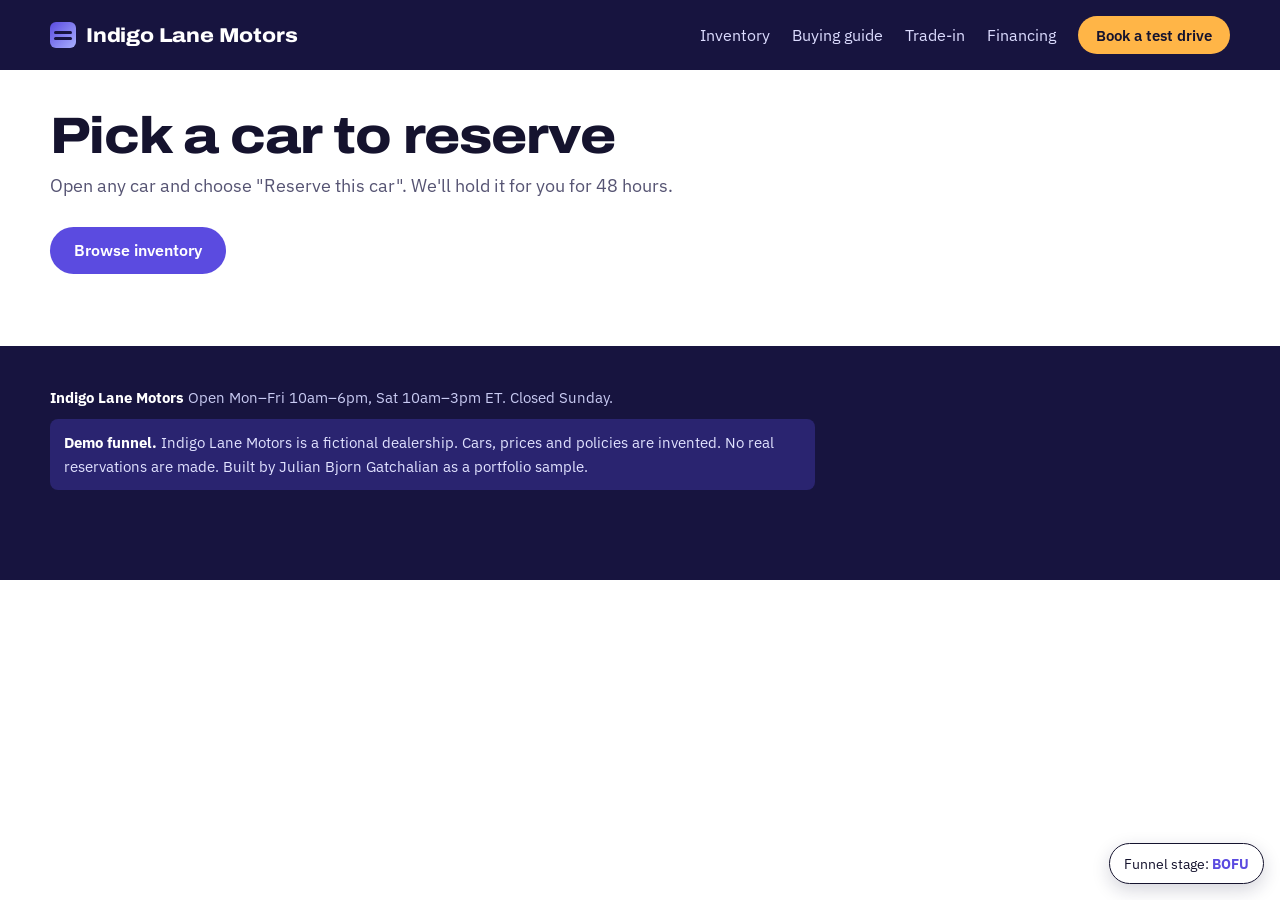
<file: reserve.html>
<!doctype html>
<html lang="en" data-stage="conversion">
<head>
  <meta charset="utf-8">
  <meta name="viewport" content="width=device-width, initial-scale=1, viewport-fit=cover">
  <title>Indigo Lane Reservation</title>
  <meta name="description" content="Reserve a car online and we hold it for you for 48 hours.">
  <meta name="robots" content="noindex">
  <link rel="preconnect" href="https://fonts.googleapis.com">
  <link rel="preconnect" href="https://fonts.gstatic.com" crossorigin>
  <link href="https://fonts.googleapis.com/css2?family=Archivo:wdth,wght@62..125,100..900&family=IBM+Plex+Sans:wght@400;500;600&display=swap" rel="stylesheet">
  <link rel="stylesheet" href="assets/style.css">
</head>
<body>
  <header class="site-head">
    <div class="wrap">
      <a class="brand" href="index.html"><span class="brand-mark" aria-hidden="true"></span>Indigo Lane Motors</a>
      <nav class="nav" aria-label="Main">
        <a href="inventory.html">Inventory</a>
        <a href="guide.html">Buying guide</a>
        <a href="test-drive.html#tradein">Trade-in</a>
        <a href="test-drive.html#prequal">Financing</a>
        <a class="btn btn-amber" href="test-drive.html" data-track="nav_test_drive">Book a test drive</a>
      </nav>
    </div>
  </header>

  <main class="page">
    <div class="wrap">
      <div id="no-car" hidden>
        <h1>Pick a car to reserve</h1>
        <p class="lede">Open any car and choose "Reserve this car". We'll hold it for you for 48 hours.</p>
        <a class="btn btn-violet" href="inventory.html">Browse inventory</a>
      </div>

      <div id="reserve" hidden>
        <h1>Reserve your car</h1>
        <p class="lede">We take it off the website and hold it for you for 48 hours. No payment online; you pay when you pick it up.</p>

        <div class="two-col">
          <div>
            <div class="urgency" role="note">Reserve now and this car is held for you until <strong id="hold-until"></strong>.</div>
            <div class="panel">
              <h2>Your details</h2>
              <form id="res-form" novalidate>
                <div class="row2">
                  <div class="field"><label for="r-first">First name</label><input id="r-first" name="firstName" autocomplete="given-name" maxlength="60"></div>
                  <div class="field"><label for="r-last">Last name</label><input id="r-last" name="lastName" autocomplete="family-name" maxlength="60"></div>
                </div>
                <div class="row2">
                  <div class="field"><label for="r-phone">Mobile number</label><input id="r-phone" name="phone" type="tel" autocomplete="tel" maxlength="25" placeholder="(555) 123-4567"></div>
                  <div class="field"><label for="r-email">Email</label><input id="r-email" name="email" type="email" autocomplete="email" maxlength="120"></div>
                </div>
                <div class="row2">
                  <div class="field"><label for="r-pay">How will you pay?</label>
                    <select id="r-pay" name="payment"><option value="">Choose one</option><option>Financing through the dealership</option><option>My own bank or credit union</option><option>Cash or check</option><option>Not sure yet</option></select>
                  </div>
                  <div class="field"><label for="r-trade">Trading in a car?</label>
                    <select id="r-trade" name="tradeIn"><option value="">Choose one</option><option>Yes</option><option>No</option></select>
                  </div>
                </div>
                <div class="field"><label for="r-pickup">Pickup</label>
                  <select id="r-pickup" name="pickup"><option value="">Choose one</option><option>Pick up at the dealership</option><option>Home delivery (within 30 miles)</option></select>
                </div>
                <label class="consent"><input type="checkbox" id="r-consent" name="consent"><span>I agree to be contacted by phone, text and email about this reservation. Reply STOP to opt out.</span></label>
                <p class="form-error" id="r-error" role="alert"></p>
                <button class="btn btn-amber btn-block" type="submit" data-track="reserve_submit">Reserve this car</button>
                <p class="hint" style="margin:10px 0 0;">Changed your mind? Cancel any time before pickup. Nothing to pay.</p>
              </form>
              <div class="success" id="res-done" hidden>
                <h2>It's reserved</h2>
                <p id="res-summary"></p>
                <ol class="timeline" style="margin-top:12px;">
                  <li><b>Today</b><div><h3>We confirm by text</h3><p>Your salesperson texts you within one business hour.</p></div></li>
                  <li><b>Before pickup</b><div><h3>Paperwork, done remotely</h3><p>Financing and trade-in are sorted by phone and email, so pickup takes under an hour.</p></div></li>
                  <li><b>Pickup day</b><div><h3>Sign and drive</h3><p>Bring your license and proof of insurance.</p></div></li>
                </ol>
                <a class="btn btn-line" href="welcome.html" data-track="preview_welcome">Preview the owner welcome page (sent after purchase)</a>
              </div>
            </div>
          </div>

          <aside>
            <div class="ticket">
              <div class="ticket-head"><p id="t-sub"></p><h2 id="t-name"></h2></div>
              <table>
                <tr><td>Vehicle price</td><td id="t-price"></td></tr>
                <tr><td>Dealer add-ons</td><td>$0</td></tr>
                <tr><td>Documentation fee</td><td>$0</td></tr>
                <tr><td>Tax, title and registration</td><td>Set by your state</td></tr>
                <tr class="total"><td>Price before tax</td><td id="t-total"></td></tr>
              </table>
              <p class="note" id="t-est"></p>
            </div>
            <ul class="guarantees">
              <li><strong>7-day, 300-mile return.</strong> Full refund if it isn't right.</li>
              <li><strong>Inspected before listing.</strong> Inspection sheet handed over at pickup.</li>
              <li><strong>Price locked.</strong> The price above won't change while it's reserved.</li>
            </ul>
            <div class="review" style="margin-top:22px;">
              <div class="stars" aria-label="5 out of 5">★★★★★</div>
              <p>Placeholder: a recent buyer's review about the reservation and pickup goes here.</p>
              <small>Reviewer name, Google review (connect real reviews before launch)</small>
            </div>
          </aside>
        </div>
      </div>
    </div>
  </main>

  <footer class="site-foot">
    <div class="wrap">
      <p><strong>Indigo Lane Motors</strong> Open Mon–Fri 10am–6pm, Sat 10am–3pm ET. Closed Sunday.</p>
      <p class="demo-note"><strong>Demo funnel.</strong> Indigo Lane Motors is a fictional dealership. Cars, prices and policies are invented. No real reservations are made. Built by Julian Bjorn Gatchalian as a portfolio sample.</p>
    </div>
  </footer>

  <script src="assets/data.js"></script>
  <script src="assets/funnel.js"></script>
  <script>
  (function () {
    "use strict";
    var F = window.Funnel;
    var car = F.carFromHash();
    if (!car) { document.getElementById("no-car").hidden = false; return; }
    F.save("lastCar", car.id);
    document.getElementById("reserve").hidden = false;

    document.getElementById("t-sub").textContent = car.trim + ", " + F.miles(car.miles);
    document.getElementById("t-name").textContent = F.carName(car);
    document.getElementById("t-price").textContent = F.money(car.price);
    document.getElementById("t-total").textContent = F.money(car.price);
    document.getElementById("t-est").textContent = "About " + F.money(F.defaultEstimate(car.price)) +
      "/month with 10% down over 60 months at an example 7.9% APR. Your rate depends on your credit.";

    var holdUntil = new Date(Date.now() + 48 * 3600 * 1000);
    var holdLabel = new Intl.DateTimeFormat("en-US", { weekday: "short", month: "short", day: "numeric", hour: "numeric", minute: "2-digit", timeZone: F.DEALER_TZ }).format(holdUntil) + " ET";
    document.getElementById("hold-until").textContent = holdLabel;

    var form = document.getElementById("res-form");
    F.prefill(form);
    form.addEventListener("submit", function (e) {
      e.preventDefault();
      var missing = F.checkForm(form, { firstName: "text", lastName: "text", phone: "phone", email: "email", payment: "select", tradeIn: "select", pickup: "select", consent: "check" },
        { firstName: "your first name", lastName: "your last name", phone: "a 10-digit mobile number", email: "a valid email", payment: "how you'll pay", tradeIn: "the trade-in answer", pickup: "pickup or delivery", consent: "your OK to contact you" });
      var err = document.getElementById("r-error");
      if (missing.length) { err.textContent = "Please add " + missing.join(", ") + "."; return; }
      err.textContent = "";
      F.sendLead("reserve", {
        firstName: form.firstName.value.trim(), lastName: form.lastName.value.trim(),
        phone: form.phone.value.trim(), email: form.email.value.trim(), consent: true,
        carId: car.id, car: F.carName(car) + " " + car.trim, price: car.price,
        payment: form.payment.value, tradeIn: form.tradeIn.value, pickup: form.pickup.value,
        holdUntil: holdUntil.toISOString()
      }).then(function (lead) {
        F.save("purchase", { carId: car.id, firstName: lead.firstName, leadId: lead.leadId });
        form.hidden = true;
        document.getElementById("res-done").hidden = false;
        document.getElementById("res-summary").textContent = F.carName(car) + " " + car.trim + " is held for you until " + holdLabel + ". Reference " + lead.leadId + ".";
        document.querySelector(".urgency").hidden = true;
      });
    });
  })();
  </script>
</body>
</html>
</file>
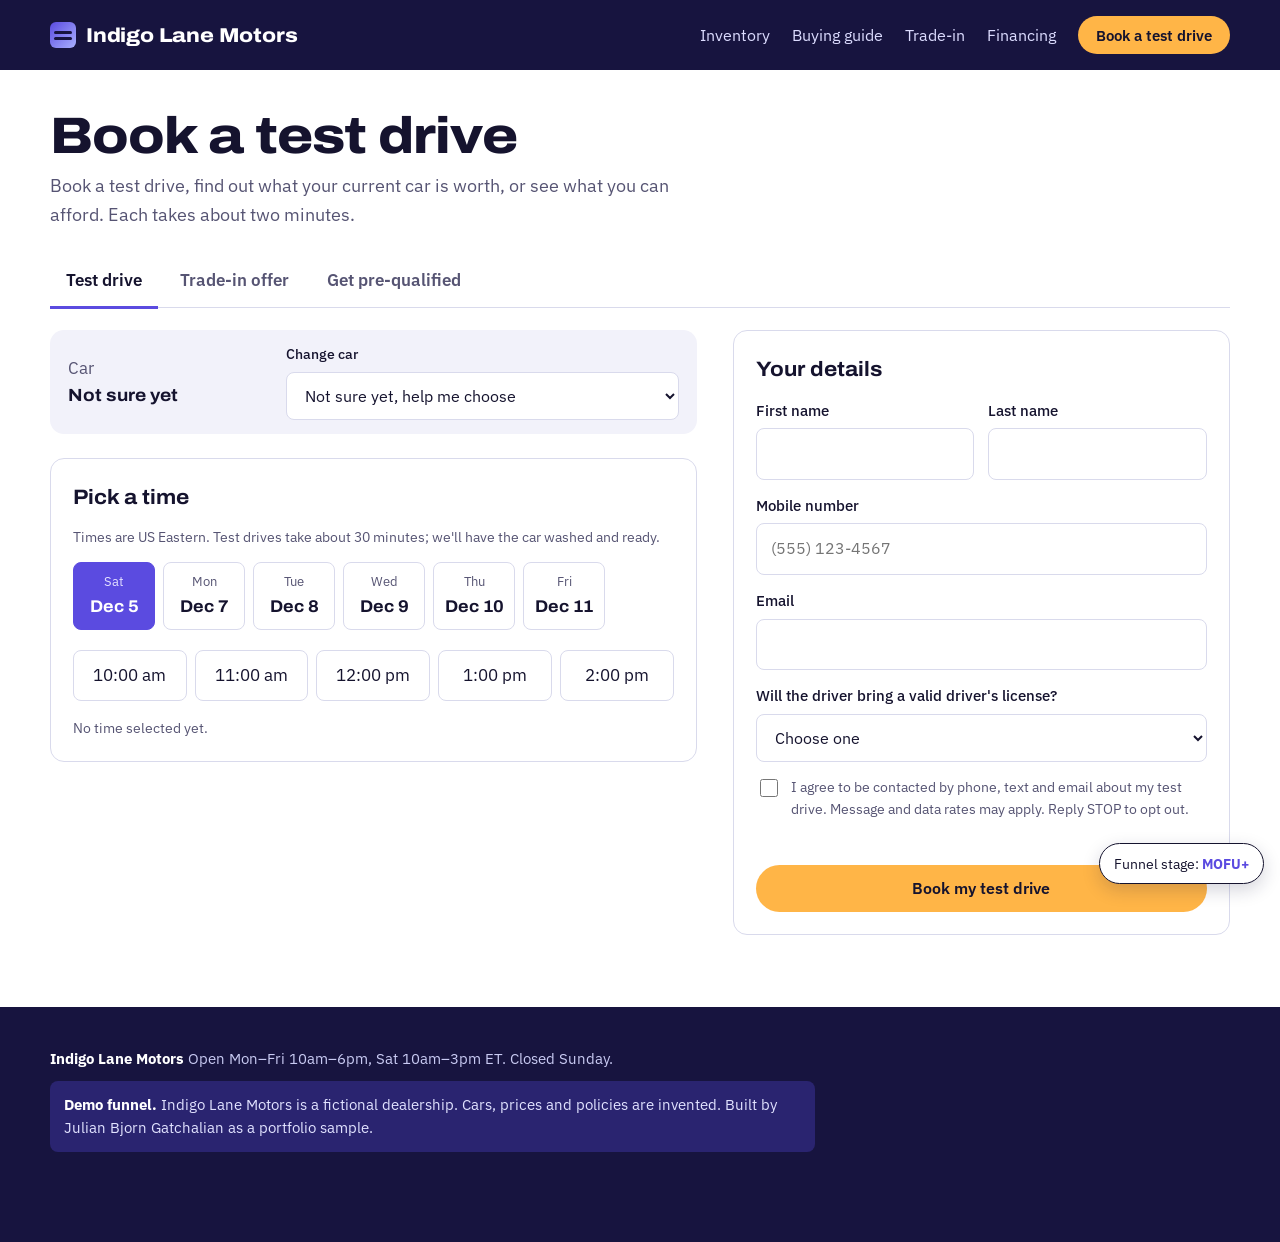
<file: test-drive.html>
<!doctype html>
<html lang="en" data-stage="intent">
<head>
  <meta charset="utf-8">
  <meta name="viewport" content="width=device-width, initial-scale=1, viewport-fit=cover">
  <title>Indigo Lane Test Drive</title>
  <meta name="description" content="Book a test drive, get a trade-in offer or get pre-qualified.">
  <meta name="robots" content="noindex">
  <link rel="preconnect" href="https://fonts.googleapis.com">
  <link rel="preconnect" href="https://fonts.gstatic.com" crossorigin>
  <link href="https://fonts.googleapis.com/css2?family=Archivo:wdth,wght@62..125,100..900&family=IBM+Plex+Sans:wght@400;500;600&display=swap" rel="stylesheet">
  <link rel="stylesheet" href="assets/style.css">
</head>
<body>
  <header class="site-head">
    <div class="wrap">
      <a class="brand" href="index.html"><span class="brand-mark" aria-hidden="true"></span>Indigo Lane Motors</a>
      <nav class="nav" aria-label="Main">
        <a href="inventory.html">Inventory</a>
        <a href="guide.html">Buying guide</a>
        <a href="test-drive.html#tradein">Trade-in</a>
        <a href="test-drive.html#prequal">Financing</a>
        <a class="btn btn-amber" href="test-drive.html" data-track="nav_test_drive">Book a test drive</a>
      </nav>
    </div>
  </header>

  <main class="page">
    <div class="wrap">
      <h1 id="page-title">Take the next step</h1>
      <p class="lede">Book a test drive, find out what your current car is worth, or see what you can afford. Each takes about two minutes.</p>

      <div class="tabs" role="tablist" aria-label="Next steps">
        <button type="button" class="tab" role="tab" id="tab-drive" aria-controls="panel-drive" data-tab="drive">Test drive</button>
        <button type="button" class="tab" role="tab" id="tab-tradein" aria-controls="panel-tradein" data-tab="tradein">Trade-in offer</button>
        <button type="button" class="tab" role="tab" id="tab-prequal" aria-controls="panel-prequal" data-tab="prequal">Get pre-qualified</button>
      </div>

      <!-- ===== Test drive ===== -->
      <section id="panel-drive" role="tabpanel" aria-labelledby="tab-drive" hidden>
        <div class="two-col">
          <div>
            <div class="car-chip">
              <div><p>Car</p><strong id="d-car-name">Choose a car</strong></div>
              <div class="field" style="margin:0;min-width:220px;">
                <label for="d-car" class="sr-label" style="font-size:.85rem;">Change car</label>
                <select id="d-car"></select>
              </div>
            </div>
            <div class="panel">
              <h2>Pick a time</h2>
              <p class="hint" style="margin:0 0 14px;">Times are US Eastern. Test drives take about 30 minutes; we'll have the car washed and ready.</p>
              <div id="slots"></div>
              <p id="d-picked" class="hint" style="margin:0;">No time selected yet.</p>
            </div>
          </div>
          <div class="panel">
            <h2>Your details</h2>
            <form id="drive-form" novalidate>
              <div class="row2">
                <div class="field"><label for="d-first">First name</label><input id="d-first" name="firstName" autocomplete="given-name" maxlength="60"></div>
                <div class="field"><label for="d-last">Last name</label><input id="d-last" name="lastName" autocomplete="family-name" maxlength="60"></div>
              </div>
              <div class="field"><label for="d-phone">Mobile number</label><input id="d-phone" name="phone" type="tel" autocomplete="tel" maxlength="25" placeholder="(555) 123-4567"></div>
              <div class="field"><label for="d-email">Email</label><input id="d-email" name="email" type="email" autocomplete="email" maxlength="120"></div>
              <div class="field"><label for="d-license">Will the driver bring a valid driver's license?</label>
                <select id="d-license" name="license"><option value="">Choose one</option><option>Yes</option><option>I'll ask about this</option></select>
              </div>
              <label class="consent"><input type="checkbox" id="d-consent" name="consent"><span>I agree to be contacted by phone, text and email about my test drive. Message and data rates may apply. Reply STOP to opt out.</span></label>
              <p class="form-error" id="d-error" role="alert"></p>
              <button class="btn btn-amber btn-block" type="submit">Book my test drive</button>
            </form>
            <div class="success" id="drive-done" hidden>
              <h3>You're booked</h3>
              <p id="drive-summary"></p>
              <p>We'll text you a confirmation now and a reminder the day before. Bring your license and, if you're trading in, your current car's keys and title.</p>
              <div class="cta-stack">
                <a class="btn btn-violet" id="drive-reserve" href="reserve.html" data-track="drive_done_reserve">Reserve this car so nobody else buys it</a>
                <button type="button" class="btn btn-line" data-goto="tradein">Get my trade-in offer too</button>
              </div>
            </div>
          </div>
        </div>
      </section>

      <!-- ===== Trade-in ===== -->
      <section id="panel-tradein" role="tabpanel" aria-labelledby="tab-tradein" hidden>
        <div class="two-col">
          <div class="panel">
            <h2>Tell us about your current car</h2>
            <form id="trade-form" novalidate>
              <div class="row2">
                <div class="field"><label for="t-year">Year</label><input id="t-year" name="year" type="number" min="1990" max="2027" inputmode="numeric"></div>
                <div class="field"><label for="t-make">Make</label><input id="t-make" name="make" maxlength="40" placeholder="e.g. Toyota"></div>
              </div>
              <div class="row2">
                <div class="field"><label for="t-model">Model and trim</label><input id="t-model" name="model" maxlength="60" placeholder="e.g. Corolla LE"></div>
                <div class="field"><label for="t-miles">Mileage</label><input id="t-miles" name="miles" type="number" min="0" step="1000" inputmode="numeric"></div>
              </div>
              <div class="field"><label for="t-cond">Condition</label>
                <select id="t-cond" name="condition"><option value="">Choose one</option><option>Excellent: no damage, no warning lights</option><option>Good: minor scratches or wear</option><option>Fair: needs some repairs</option><option>Rough: major damage or not running</option></select>
              </div>
              <div class="row2">
                <div class="field"><label for="t-first">First name</label><input id="t-first" name="firstName" autocomplete="given-name" maxlength="60"></div>
                <div class="field"><label for="t-phone">Mobile number</label><input id="t-phone" name="phone" type="tel" autocomplete="tel" maxlength="25"></div>
              </div>
              <div class="field"><label for="t-email">Email</label><input id="t-email" name="email" type="email" autocomplete="email" maxlength="120"></div>
              <label class="consent"><input type="checkbox" id="t-consent" name="consent"><span>I agree to be contacted by phone, text and email about my trade-in. Reply STOP to opt out.</span></label>
              <p class="form-error" id="t-error" role="alert"></p>
              <button class="btn btn-amber btn-block" type="submit">Get my trade-in offer</button>
            </form>
            <div class="success" id="trade-done" hidden>
              <h3>Got it</h3>
              <p>An appraiser will text you a written offer within one business hour (Mon–Sat). The offer holds for 7 days and you can use it with or without buying from us.</p>
            </div>
          </div>
          <div>
            <h2 class="title" style="font-family:var(--display);font-stretch:108%;font-size:1.5rem;margin:0 0 12px;">How the offer works</h2>
            <ol class="timeline">
              <li><b>Step 1</b><div><h3>You tell us about the car</h3><p>Year, make, model, mileage and condition.</p></div></li>
              <li><b>Step 2</b><div><h3>We send a written offer</h3><p>Based on the details you gave and current auction prices.</p></div></li>
              <li><b>Step 3</b><div><h3>Quick check in person</h3><p>A 15-minute look to confirm condition. If it matches, the offer stands.</p></div></li>
            </ol>
          </div>
        </div>
      </section>

      <!-- ===== Pre-qualification ===== -->
      <section id="panel-prequal" role="tabpanel" aria-labelledby="tab-prequal" hidden>
        <div class="two-col">
          <div class="panel">
            <h2>See what you can afford</h2>
            <p class="hint" style="margin:0 0 14px;">No credit check at this step and no Social Security number needed. You'll see a price range right away.</p>
            <form id="pq-form" novalidate>
              <div class="row2">
                <div class="field"><label for="pq-budget">Monthly budget</label>
                  <select id="pq-budget" name="budget"><option value="">Choose one</option><option value="250">Up to $250</option><option value="350">Up to $350</option><option value="450">Up to $450</option><option value="550">Up to $550</option><option value="700">Up to $700</option></select>
                </div>
                <div class="field"><label for="pq-down">Down payment ($)</label><input id="pq-down" name="down" type="number" min="0" step="500" value="2000" inputmode="numeric"></div>
              </div>
              <div class="field"><label for="pq-credit">How would you describe your credit?</label>
                <select id="pq-credit" name="credit"><option value="">Choose one</option><option value="excellent">Excellent</option><option value="good">Good</option><option value="fair">Fair</option><option value="building">Building or rebuilding</option><option value="unsure">Not sure</option></select>
              </div>
              <div class="field"><label for="pq-job">Employment</label>
                <select id="pq-job" name="employment"><option value="">Choose one</option><option>Full-time</option><option>Part-time</option><option>Self-employed</option><option>Retired</option><option>Other</option></select>
              </div>
              <div class="row2">
                <div class="field"><label for="pq-first">First name</label><input id="pq-first" name="firstName" autocomplete="given-name" maxlength="60"></div>
                <div class="field"><label for="pq-phone">Mobile number</label><input id="pq-phone" name="phone" type="tel" autocomplete="tel" maxlength="25"></div>
              </div>
              <div class="field"><label for="pq-email">Email</label><input id="pq-email" name="email" type="email" autocomplete="email" maxlength="120"></div>
              <label class="consent"><input type="checkbox" id="pq-consent" name="consent"><span>I agree to be contacted by phone, text and email about financing. Reply STOP to opt out.</span></label>
              <p class="form-error" id="pq-error" role="alert"></p>
              <button class="btn btn-amber btn-block" type="submit">Show my price range</button>
            </form>
          </div>
          <div id="pq-result-wrap">
            <div class="panel" id="pq-empty">
              <h3>Your price range will appear here</h3>
              <p class="hint" style="margin:0;">We'll also show the cars on our lot that fit it.</p>
            </div>
            <div id="pq-result" hidden>
              <div class="success">
                <h3>You could shop up to about <span id="pq-max"></span></h3>
                <p id="pq-math" class="calc-math"></p>
                <p class="hint" style="margin:0;">Example rates for this demo only, not a loan offer. A finance manager confirms your real rate.</p>
              </div>
              <h3 style="font-family:var(--display);font-stretch:108%;margin:24px 0 12px;" id="pq-fit-title"></h3>
              <div class="sticker-grid fit" id="pq-fit"></div>
            </div>
          </div>
        </div>
      </section>
    </div>
  </main>

  <footer class="site-foot">
    <div class="wrap">
      <p><strong>Indigo Lane Motors</strong> Open Mon–Fri 10am–6pm, Sat 10am–3pm ET. Closed Sunday.</p>
      <p class="demo-note"><strong>Demo funnel.</strong> Indigo Lane Motors is a fictional dealership. Cars, prices and policies are invented. Built by Julian Bjorn Gatchalian as a portfolio sample.</p>
    </div>
  </footer>

  <script src="assets/data.js"></script>
  <script src="assets/funnel.js"></script>
  <script>
  (function () {
    "use strict";
    var F = window.Funnel;
    var CARS = window.INVENTORY;

    // ---------- tabs (hash: car id, "tradein" or "prequal") ----------
    var titles = { drive: "Book a test drive", tradein: "Get a trade-in offer", prequal: "Get pre-qualified" };
    function openTab(name) {
      ["drive", "tradein", "prequal"].forEach(function (t) {
        document.getElementById("tab-" + t).setAttribute("aria-selected", t === name ? "true" : "false");
        document.getElementById("panel-" + t).hidden = t !== name;
      });
      document.getElementById("page-title").textContent = titles[name];
    }
    document.querySelectorAll(".tab").forEach(function (b) {
      b.addEventListener("click", function () { openTab(b.dataset.tab); F.track("tab", { tab: b.dataset.tab }); });
    });
    document.querySelectorAll("[data-goto]").forEach(function (b) {
      b.addEventListener("click", function () { openTab(b.dataset.goto); window.scrollTo(0, 0); });
    });
    var hash = (location.hash || "").replace("#", "");
    openTab(hash === "tradein" || hash === "prequal" ? hash : "drive");

    // ---------- test drive ----------
    var car = F.getCar(hash) || F.getCar(F.load("lastCar"));
    var select = document.getElementById("d-car");
    select.innerHTML = '<option value="">Not sure yet, help me choose</option>' + CARS.map(function (c) {
      return '<option value="' + c.id + '">' + F.esc(F.carName(c) + " " + c.trim + ", " + F.money(c.price)) + '</option>';
    }).join("");
    function setCar(c) {
      car = c;
      select.value = c ? c.id : "";
      document.getElementById("d-car-name").textContent = c ? F.carName(c) + " " + c.trim : "Not sure yet";
      if (c) F.save("lastCar", c.id);
    }
    setCar(car);
    select.addEventListener("change", function () { setCar(F.getCar(select.value)); });

    var picked = null;
    F.renderSlotPicker(document.getElementById("slots"), F.buildSlots(6), function (slot, day) {
      picked = slot ? { slot: slot, day: day } : null;
      document.getElementById("d-picked").textContent = picked ? "Selected: " + day.label + " at " + slot.label + " ET" : "No time selected yet.";
    });

    var dForm = document.getElementById("drive-form");
    F.prefill(dForm);
    dForm.addEventListener("submit", function (e) {
      e.preventDefault();
      var missing = F.checkForm(dForm, { firstName: "text", lastName: "text", phone: "phone", email: "email", license: "select", consent: "check" },
        { firstName: "your first name", lastName: "your last name", phone: "a 10-digit mobile number", email: "a valid email", license: "the license answer", consent: "your OK to contact you" });
      if (!picked) missing.unshift("a test drive time");
      var err = document.getElementById("d-error");
      if (missing.length) { err.textContent = "Please add " + missing.join(", ") + "."; return; }
      err.textContent = "";
      var label = picked.day.label + " at " + picked.slot.label + " ET";
      F.sendLead("test_drive", {
        firstName: dForm.firstName.value.trim(), lastName: dForm.lastName.value.trim(),
        phone: dForm.phone.value.trim(), email: dForm.email.value.trim(), consent: true,
        license: dForm.license.value,
        carId: car ? car.id : "", car: car ? F.carName(car) + " " + car.trim : "Not sure yet",
        slotLocal: picked.slot.key, slotTz: F.DEALER_TZ, slotIso: picked.slot.iso, slotLabel: label
      }).then(function () {
        dForm.hidden = true;
        document.getElementById("drive-done").hidden = false;
        document.getElementById("drive-summary").textContent = (car ? F.carName(car) + " " + car.trim : "A test drive (we'll help you choose)") + ", " + label + ".";
        var r = document.getElementById("drive-reserve");
        if (car) r.href = "reserve.html#" + car.id; else r.hidden = true;
      });
    });

    // ---------- trade-in ----------
    var tForm = document.getElementById("trade-form");
    F.prefill(tForm);
    tForm.addEventListener("submit", function (e) {
      e.preventDefault();
      var missing = F.checkForm(tForm, { year: "text", make: "text", model: "text", miles: "text", condition: "select", firstName: "text", phone: "phone", email: "email", consent: "check" },
        { year: "the year", make: "the make", model: "the model", miles: "the mileage", condition: "the condition", firstName: "your first name", phone: "a 10-digit mobile number", email: "a valid email", consent: "your OK to contact you" });
      var yr = +tForm.year.value;
      if (tForm.year.value && (yr < 1990 || yr > 2027)) { missing.push("a year between 1990 and 2027"); tForm.year.setAttribute("aria-invalid", "true"); }
      var err = document.getElementById("t-error");
      if (missing.length) { err.textContent = "Please add " + missing.join(", ") + "."; return; }
      err.textContent = "";
      F.sendLead("trade_in", {
        firstName: tForm.firstName.value.trim(), phone: tForm.phone.value.trim(), email: tForm.email.value.trim(), consent: true,
        tradeIn: { year: yr, make: tForm.make.value.trim(), model: tForm.model.value.trim(), miles: +tForm.miles.value, condition: tForm.condition.value },
        carId: car ? car.id : ""
      }).then(function () { tForm.hidden = true; document.getElementById("trade-done").hidden = false; });
    });

    // ---------- pre-qualification ----------
    // Example APRs by self-reported credit, for the demo estimate only.
    var EXAMPLE_APR = { excellent: 6.9, good: 8.9, fair: 12.9, building: 16.9, unsure: 12.9 };
    var TERM = 60;
    // Largest loan a monthly budget M supports: P = M × (1 − (1 + r)^−n) / r
    function affordableLoan(M, aprPct, n) {
      var r = aprPct / 12 / 100;
      return r === 0 ? M * n : M * (1 - Math.pow(1 + r, -n)) / r;
    }
    var pq = document.getElementById("pq-form");
    F.prefill(pq);
    pq.addEventListener("submit", function (e) {
      e.preventDefault();
      var missing = F.checkForm(pq, { budget: "select", credit: "select", employment: "select", firstName: "text", phone: "phone", email: "email", consent: "check" },
        { budget: "your monthly budget", credit: "your credit description", employment: "your employment", firstName: "your first name", phone: "a 10-digit mobile number", email: "a valid email", consent: "your OK to contact you" });
      var err = document.getElementById("pq-error");
      if (missing.length) { err.textContent = "Please add " + missing.join(", ") + "."; return; }
      err.textContent = "";

      var M = +pq.budget.value, down = Math.max(0, +pq.down.value || 0), apr = EXAMPLE_APR[pq.credit.value];
      var loan = affordableLoan(M, apr, TERM);
      var maxPrice = Math.floor((loan + down) / 100) * 100;
      document.getElementById("pq-max").textContent = F.money(maxPrice);
      document.getElementById("pq-math").textContent =
        F.money(M) + "/month for " + TERM + " months at an example " + apr + "% APR supports a loan of about " + F.money(loan) +
        ", plus your " + F.money(down) + " down.";
      var fits = CARS.filter(function (c) { return c.price <= maxPrice; }).sort(function (a, b) { return b.price - a.price; });
      document.getElementById("pq-fit-title").textContent = fits.length
        ? fits.length + (fits.length === 1 ? " car" : " cars") + " on our lot fit this range"
        : "Nothing on the lot fits this range yet. Try a bigger down payment, or we'll watch for one.";
      document.getElementById("pq-fit").innerHTML = fits.slice(0, 3).map(function (c) { return F.stickerHtml(c); }).join("");
      document.getElementById("pq-empty").hidden = true;
      document.getElementById("pq-result").hidden = false;

      F.sendLead("prequal", {
        firstName: pq.firstName.value.trim(), phone: pq.phone.value.trim(), email: pq.email.value.trim(), consent: true,
        prequal: { budget: M, down: down, credit: pq.credit.value, employment: pq.employment.value, maxPrice: maxPrice }
      });
      if (window.matchMedia("(max-width: 960px)").matches) document.getElementById("pq-result").scrollIntoView({ block: "start" });
    });

    window.addEventListener("hashchange", function () {
      var h = (location.hash || "").replace("#", "");
      if (h === "tradein" || h === "prequal") openTab(h);
      else if (F.getCar(h)) { setCar(F.getCar(h)); openTab("drive"); }
    });
  })();
  </script>
</body>
</html>
</file>
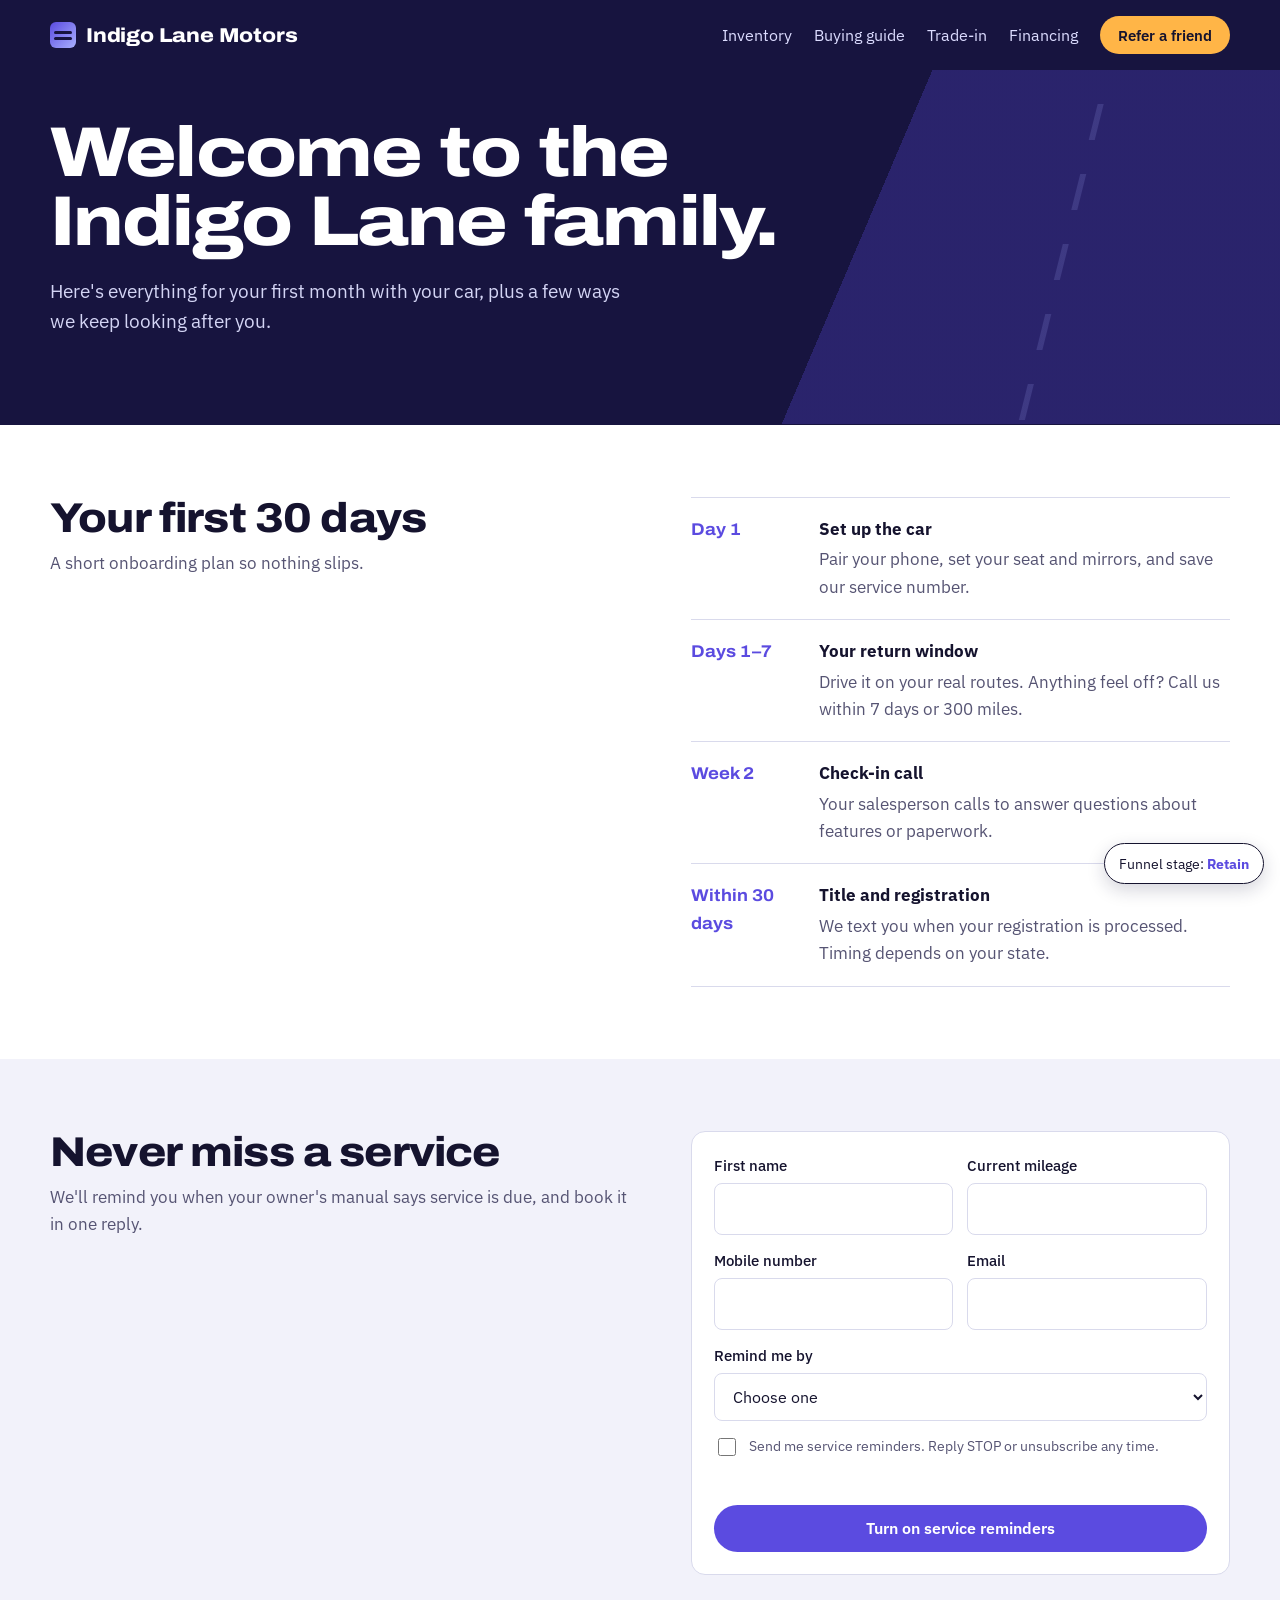
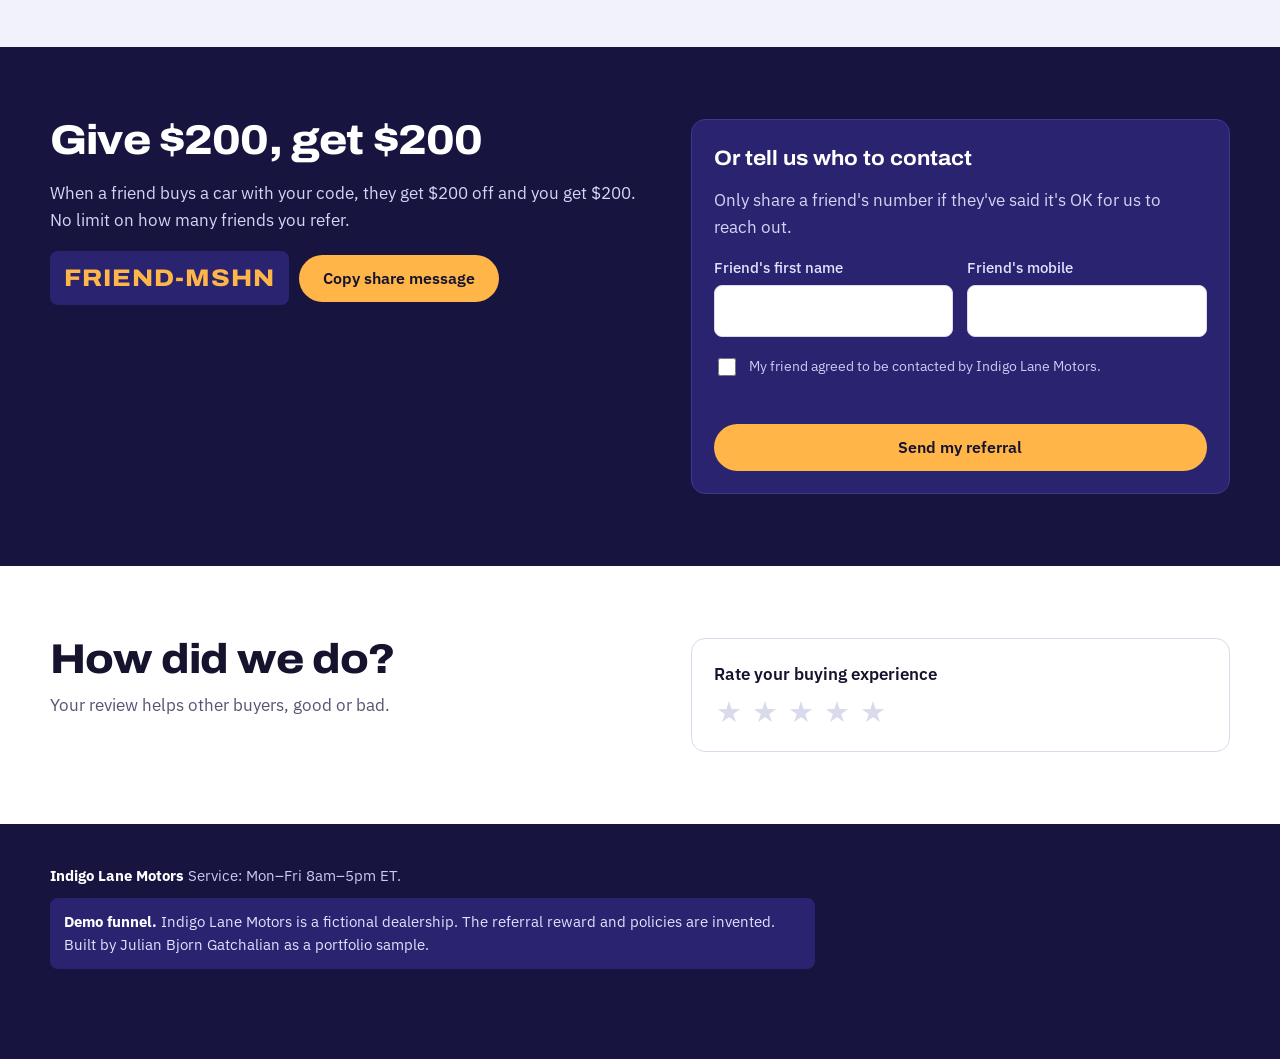
<file: welcome.html>
<!doctype html>
<html lang="en" data-stage="loyalty">
<head>
  <meta charset="utf-8">
  <meta name="viewport" content="width=device-width, initial-scale=1, viewport-fit=cover">
  <title>Indigo Lane Owner Welcome</title>
  <meta name="description" content="After-purchase onboarding, service reminders, referrals and reviews.">
  <meta name="robots" content="noindex">
  <link rel="preconnect" href="https://fonts.googleapis.com">
  <link rel="preconnect" href="https://fonts.gstatic.com" crossorigin>
  <link href="https://fonts.googleapis.com/css2?family=Archivo:wdth,wght@62..125,100..900&family=IBM+Plex+Sans:wght@400;500;600&display=swap" rel="stylesheet">
  <link rel="stylesheet" href="assets/style.css">
</head>
<body>
  <header class="site-head">
    <div class="wrap">
      <a class="brand" href="index.html"><span class="brand-mark" aria-hidden="true"></span>Indigo Lane Motors</a>
      <nav class="nav" aria-label="Main">
        <a href="inventory.html">Inventory</a>
        <a href="guide.html">Buying guide</a>
        <a href="test-drive.html#tradein">Trade-in</a>
        <a href="test-drive.html#prequal">Financing</a>
        <a class="btn btn-amber" href="#refer" data-track="nav_refer">Refer a friend</a>
      </nav>
    </div>
  </header>

  <main>
    <section class="hero on-night" style="padding-block: 48px 56px;">
      <div class="wrap">
        <h1 id="w-title">Welcome to the Indigo Lane family.</h1>
        <p class="lede" id="w-lede">Here's everything for your first month with your car, plus a few ways we keep looking after you.</p>
      </div>
    </section>

    <section class="section">
      <div class="wrap split">
        <div>
          <h2 class="title">Your first 30 days</h2>
          <p class="sub">A short onboarding plan so nothing slips.</p>
        </div>
        <ol class="timeline">
          <li><b>Day 1</b><div><h3>Set up the car</h3><p>Pair your phone, set your seat and mirrors, and save our service number.</p></div></li>
          <li><b>Days 1–7</b><div><h3>Your return window</h3><p>Drive it on your real routes. Anything feel off? Call us within 7 days or 300 miles.</p></div></li>
          <li><b>Week 2</b><div><h3>Check-in call</h3><p>Your salesperson calls to answer questions about features or paperwork.</p></div></li>
          <li><b>Within 30 days</b><div><h3>Title and registration</h3><p>We text you when your registration is processed. Timing depends on your state.</p></div></li>
        </ol>
      </div>
    </section>

    <section class="section section-mist">
      <div class="wrap split">
        <div>
          <h2 class="title">Never miss a service</h2>
          <p class="sub">We'll remind you when your owner's manual says service is due, and book it in one reply.</p>
        </div>
        <div class="panel">
          <form id="svc-form" novalidate>
            <div class="row2">
              <div class="field"><label for="s-first">First name</label><input id="s-first" name="firstName" autocomplete="given-name" maxlength="60"></div>
              <div class="field"><label for="s-miles">Current mileage</label><input id="s-miles" name="miles" type="number" min="0" step="100" inputmode="numeric"></div>
            </div>
            <div class="row2">
              <div class="field"><label for="s-phone">Mobile number</label><input id="s-phone" name="phone" type="tel" autocomplete="tel" maxlength="25"></div>
              <div class="field"><label for="s-email">Email</label><input id="s-email" name="email" type="email" autocomplete="email" maxlength="120"></div>
            </div>
            <div class="field"><label for="s-channel">Remind me by</label>
              <select id="s-channel" name="channel"><option value="">Choose one</option><option>Text</option><option>Email</option><option>Both</option></select>
            </div>
            <label class="consent"><input type="checkbox" id="s-consent" name="consent"><span>Send me service reminders. Reply STOP or unsubscribe any time.</span></label>
            <p class="form-error" id="s-error" role="alert"></p>
            <button class="btn btn-violet btn-block" type="submit">Turn on service reminders</button>
          </form>
          <div class="success" id="svc-done" hidden><h3>Reminders are on</h3><p>We'll be in touch before your next service is due.</p></div>
        </div>
      </div>
    </section>

    <section class="section on-night" id="refer">
      <div class="wrap split">
        <div>
          <h2 class="title" style="color: var(--paper);">Give $200, get $200</h2>
          <p>When a friend buys a car with your code, they get $200 off and you get $200. No limit on how many friends you refer.</p>
          <div class="code-box">
            <output id="ref-code" aria-live="polite">Your code</output>
            <button type="button" class="btn btn-amber" id="ref-copy" data-track="referral_copy">Copy share message</button>
          </div>
          <p id="ref-copied" class="hint" style="color:#c9cbf3;" aria-live="polite"></p>
        </div>
        <div class="panel" style="background: var(--indigo); border-color: #3e378f;">
          <h3 style="color: var(--paper);">Or tell us who to contact</h3>
          <p style="margin: 0 0 14px;">Only share a friend's number if they've said it's OK for us to reach out.</p>
          <form id="ref-form" novalidate>
            <div class="row2">
              <div class="field"><label for="f-name" style="color:#e1e2ff;">Friend's first name</label><input id="f-name" name="friendName" maxlength="60"></div>
              <div class="field"><label for="f-phone" style="color:#e1e2ff;">Friend's mobile</label><input id="f-phone" name="friendPhone" type="tel" maxlength="25"></div>
            </div>
            <label class="consent"><input type="checkbox" id="f-ok" name="friendOk"><span>My friend agreed to be contacted by Indigo Lane Motors.</span></label>
            <p class="form-error" id="f-error" role="alert" style="color:#ffcfc7;"></p>
            <button class="btn btn-amber btn-block" type="submit">Send my referral</button>
          </form>
          <div class="optin-done" id="ref-done" hidden style="background: var(--night);"><p style="margin:0;"><strong>Thanks.</strong> We'll reach out to your friend and mention you.</p></div>
        </div>
      </div>
    </section>

    <section class="section">
      <div class="wrap split">
        <div>
          <h2 class="title">How did we do?</h2>
          <p class="sub">Your review helps other buyers, good or bad.</p>
        </div>
        <div class="panel">
          <p style="margin:0 0 8px;font-weight:600;" id="rate-label">Rate your buying experience</p>
          <div class="stars-input" role="group" aria-labelledby="rate-label" id="stars"></div>
          <div id="rev-next" hidden style="margin-top:16px;">
            <p class="hint" style="margin:0 0 10px;">Post your review on Google so other buyers can see it:</p>
            <a class="btn btn-violet" href="#review-link-placeholder" id="google-link" data-track="review_google">Write a Google review</a>
            <p class="hint" style="margin:10px 0 16px;">(Demo: replace this link with the dealership's Google review link.)</p>
            <form id="rev-form" novalidate>
              <div class="field"><label for="rv-text">Anything we should fix? This goes straight to the manager (optional)</label><textarea id="rv-text" name="feedback" rows="3" maxlength="1000"></textarea></div>
              <button class="btn btn-line" type="submit">Send private feedback</button>
            </form>
            <div class="success" id="rev-done" hidden><p style="margin:0;">Thank you. The manager reads every note.</p></div>
          </div>
        </div>
      </div>
    </section>
  </main>

  <footer class="site-foot">
    <div class="wrap">
      <p><strong>Indigo Lane Motors</strong> Service: Mon–Fri 8am–5pm ET.</p>
      <p class="demo-note"><strong>Demo funnel.</strong> Indigo Lane Motors is a fictional dealership. The referral reward and policies are invented. Built by Julian Bjorn Gatchalian as a portfolio sample.</p>
    </div>
  </footer>

  <script src="assets/data.js"></script>
  <script src="assets/funnel.js"></script>
  <script>
  (function () {
    "use strict";
    var F = window.Funnel;
    var purchase = F.load("purchase") || {};
    var contact = F.load("contact") || {};
    var car = F.getCar(purchase.carId) || F.getCar(F.load("lastCar"));
    var name = purchase.firstName || contact.firstName || "";

    if (name) document.getElementById("w-title").textContent = "Welcome to the Indigo Lane family, " + name + ".";
    if (car) document.getElementById("w-lede").textContent =
      "Enjoy your " + F.carName(car) + " " + car.trim + ". Here's everything for your first month, plus a few ways we keep looking after you.";

    // ---- service reminders ----
    var svc = document.getElementById("svc-form");
    F.prefill(svc);
    svc.addEventListener("submit", function (e) {
      e.preventDefault();
      var missing = F.checkForm(svc, { firstName: "text", miles: "text", phone: "phone", email: "email", channel: "select", consent: "check" },
        { firstName: "your first name", miles: "your current mileage", phone: "a 10-digit mobile number", email: "a valid email", channel: "how to remind you", consent: "your OK to send reminders" });
      var err = document.getElementById("s-error");
      if (missing.length) { err.textContent = "Please add " + missing.join(", ") + "."; return; }
      err.textContent = "";
      F.sendLead("service", {
        firstName: svc.firstName.value.trim(), phone: svc.phone.value.trim(), email: svc.email.value.trim(), consent: true,
        miles: +svc.miles.value, channel: svc.channel.value, carId: car ? car.id : ""
      }).then(function () { svc.hidden = true; document.getElementById("svc-done").hidden = false; });
    });

    // ---- referral code ----
    var code = F.load("refCode");
    if (!code) {
      var base = (name || "FRIEND").toUpperCase().replace(/[^A-Z]/g, "").slice(0, 6) || "FRIEND";
      code = base + "-" + Math.random().toString(36).slice(2, 6).toUpperCase();
      F.save("refCode", code);
    }
    document.getElementById("ref-code").textContent = code;
    var shareText = "I bought my car at Indigo Lane Motors. Use my code " + code + " and you get $200 off yours.";
    document.getElementById("ref-copy").addEventListener("click", function () {
      var out = document.getElementById("ref-copied");
      function fallback() {
        out.textContent = "Copy this: " + shareText;
        var range = document.createRange(); range.selectNodeContents(out);
        var sel = window.getSelection(); sel.removeAllRanges(); sel.addRange(range);
      }
      try {
        navigator.clipboard.writeText(shareText).then(function () { out.textContent = "Copied. Paste it into a text or post."; }, fallback);
      } catch (err) { fallback(); }
    });

    var ref = document.getElementById("ref-form");
    ref.addEventListener("submit", function (e) {
      e.preventDefault();
      var missing = F.checkForm(ref, { friendName: "text", friendPhone: "phone", friendOk: "check" },
        { friendName: "your friend's first name", friendPhone: "their 10-digit mobile number", friendOk: "confirmation they agreed" });
      var err = document.getElementById("f-error");
      if (missing.length) { err.textContent = "Please add " + missing.join(", ") + "."; return; }
      err.textContent = "";
      F.sendLead("referral", {
        firstName: name, email: contact.email || "", phone: contact.phone || "",
        referral: { code: code, friendName: ref.friendName.value.trim(), friendPhone: ref.friendPhone.value.trim() }
      }).then(function () { ref.hidden = true; document.getElementById("ref-done").hidden = false; });
    });

    // ---- review request (same options for every rating) ----
    var stars = document.getElementById("stars"), rating = 0;
    for (var i = 1; i <= 5; i++) {
      (function (n) {
        var b = document.createElement("button");
        b.type = "button"; b.textContent = "★"; b.setAttribute("aria-label", n + (n === 1 ? " star" : " stars")); b.setAttribute("aria-pressed", "false");
        b.addEventListener("click", function () {
          rating = n;
          Array.prototype.forEach.call(stars.children, function (s, j) { s.setAttribute("aria-pressed", j < n ? "true" : "false"); });
          document.getElementById("rev-next").hidden = false;
          F.track("rating", { rating: n });
        });
        stars.appendChild(b);
      })(i);
    }
    var rev = document.getElementById("rev-form");
    rev.addEventListener("submit", function (e) {
      e.preventDefault();
      F.sendLead("review", {
        firstName: name, email: contact.email || "", phone: contact.phone || "",
        review: { rating: rating, feedback: rev.feedback.value.trim() }, carId: car ? car.id : ""
      }).then(function () { rev.hidden = true; document.getElementById("rev-done").hidden = false; });
    });
  })();
  </script>
</body>
</html>
</file>
<file: assets/style.css>
/* Indigo Lane Motors (fictional) — funnel styles
   Layout concept: deep-indigo hero bands for the pitch, bright working areas for shopping;
   every car is shown as a dealer window sticker. One look (light pages + indigo bands), set explicitly. */
:root {
  --night: #17143f;      /* hero and footer ground */
  --indigo: #2a2470;     /* raised surfaces on night */
  --violet: #5b4be0;     /* secondary actions, links, selection */
  --peri: #a9b0ff;       /* text accents on night */
  --mist: #f2f2fa;       /* soft section ground */
  --paper: #ffffff;
  --ink: #15132e;        /* body text */
  --muted: #565473;
  --line: #d9daec;
  --amber: #ffb547;      /* primary call to action, contrasts with indigo */
  --amber-hi: #ffc875;
  --ok: #1e7f55;
  --warn: #9a520b;
  --error: #b42318;

  --display: "Archivo", "Arial Narrow", "Helvetica Neue", Arial, sans-serif;
  --body: "IBM Plex Sans", "Segoe UI", Roboto, Arial, sans-serif;

  --r-sm: 8px;
  --r-md: 14px;
  color-scheme: light;
}

*, *::before, *::after { box-sizing: border-box; }
html { -webkit-text-size-adjust: 100%; scroll-behavior: smooth; }
body { margin: 0; background: var(--paper); color: var(--ink); font-family: var(--body); font-size: 17px; line-height: 1.6; }
a { color: var(--violet); }
h1, h2, h3 { text-wrap: balance; }
:focus-visible { outline: 3px solid var(--violet); outline-offset: 3px; }
.on-night :focus-visible { outline-color: var(--amber); }
img { max-width: 100%; }

.wrap { width: min(1180px, 100% - 32px); margin-inline: auto; }

/* ---------------- header ---------------- */
.site-head { background: var(--night); color: var(--paper); }
.site-head .wrap { display: flex; align-items: center; justify-content: space-between; gap: 20px; padding-block: 16px; flex-wrap: wrap; }
.brand { color: var(--paper); text-decoration: none; font-family: var(--display); font-weight: 800; font-stretch: 112%; font-size: 1.25rem; letter-spacing: -0.01em; display: inline-flex; align-items: center; gap: 10px; }
.brand-mark { width: 26px; height: 26px; border-radius: 6px; background: linear-gradient(135deg, var(--violet), var(--peri)); display: inline-block; position: relative; }
.brand-mark::after { content: ""; position: absolute; inset: 9px 4px auto 4px; height: 3px; background: var(--night); border-radius: 2px; box-shadow: 0 6px 0 var(--night); }
.nav { display: flex; gap: 6px 22px; align-items: center; flex-wrap: wrap; }
.nav a { color: #dcdcff; text-decoration: none; font-size: 0.97rem; }
.nav a:hover, .nav a[aria-current="page"] { color: var(--paper); text-decoration: underline; text-underline-offset: 5px; }
.nav .btn { padding: 10px 18px; font-size: 0.95rem; }
.nav a.btn-amber, .nav a.btn-amber:hover { color: var(--ink); text-decoration: none; }

/* ---------------- buttons ---------------- */
.btn { display: inline-flex; align-items: center; justify-content: center; gap: 8px; padding: 14px 24px; border-radius: 999px; border: 0; font: inherit; font-weight: 600; font-size: 1rem; line-height: 1.2; cursor: pointer; text-decoration: none; text-align: center; }
.btn-amber { background: var(--amber); color: var(--ink); }
.btn-amber:hover { background: var(--amber-hi); }
.btn-violet { background: var(--violet); color: var(--paper); }
.btn-violet:hover { background: #4a3bcc; }
.btn-line { background: transparent; color: var(--violet); box-shadow: inset 0 0 0 1.5px var(--violet); }
.btn-line-light { background: transparent; color: var(--paper); box-shadow: inset 0 0 0 1.5px var(--peri); }
.btn:disabled { opacity: 0.5; cursor: not-allowed; }
.btn-block { width: 100%; }

/* ---------------- night bands (hero etc.) ---------------- */
.on-night { background: var(--night); color: var(--paper); }
.on-night p { color: #d4d5f5; }
.hero { padding-block: 56px 72px; position: relative; overflow: hidden; }
.hero::before { /* road lines: a quiet nod to the subject */
  content: ""; position: absolute; right: -80px; top: 0; bottom: 0; width: 46%;
  background: repeating-linear-gradient(180deg, transparent 0 34px, rgba(169, 176, 255, 0.16) 34px 70px) center / 6px 100% no-repeat,
              linear-gradient(100deg, transparent 0 18%, rgba(91, 75, 224, 0.28) 18% 100%);
  transform: skewX(-14deg); pointer-events: none;
}
.hero .wrap { position: relative; }
.hero h1 { font-family: var(--display); font-weight: 800; font-stretch: 118%; font-size: clamp(2.4rem, 6vw, 4.4rem); line-height: 0.98; letter-spacing: -0.025em; margin: 0 0 20px; max-width: 15ch; }
.hero .lede { font-size: 1.18rem; max-width: 52ch; margin: 0 0 32px; }

.persona-picker h2 { font-family: var(--display); font-stretch: 105%; font-size: 1.15rem; font-weight: 700; margin: 0 0 14px; color: var(--paper); }
.personas { display: grid; grid-template-columns: repeat(3, minmax(0, 1fr)); gap: 12px; max-width: 900px; }
.persona { display: grid; gap: 4px; text-align: left; padding: 18px 20px; border-radius: var(--r-md); background: var(--indigo); color: var(--paper); text-decoration: none; border: 1.5px solid #3e378f; }
.persona strong { font-family: var(--display); font-stretch: 108%; font-size: 1.2rem; }
.persona span { color: #c9cbf3; font-size: 0.95rem; }
.persona:hover { border-color: var(--amber); }
.hero-alt { margin-top: 18px; display: flex; gap: 12px; flex-wrap: wrap; }

/* ---------------- sections ---------------- */
.section { padding-block: 72px; }
.section-mist { background: var(--mist); }
.section-head { display: flex; justify-content: space-between; align-items: end; gap: 20px; flex-wrap: wrap; margin-bottom: 28px; }
.section h2.title { font-family: var(--display); font-weight: 800; font-stretch: 110%; font-size: clamp(1.8rem, 3.4vw, 2.6rem); line-height: 1.05; letter-spacing: -0.02em; margin: 0; max-width: 24ch; }
.section .sub { color: var(--muted); margin: 10px 0 0; max-width: 60ch; }

.promise { display: grid; grid-template-columns: repeat(3, minmax(0, 1fr)); gap: 0; border-top: 2px solid var(--ink); }
.promise div { padding: 20px 24px 0 0; }
.promise h3 { font-family: var(--display); font-stretch: 108%; font-size: 1.25rem; margin: 0 0 6px; }
.promise p { margin: 0; color: var(--muted); }

/* ---------------- window sticker ---------------- */
.sticker-grid { display: grid; grid-template-columns: repeat(auto-fill, minmax(260px, 1fr)); gap: 18px; }
.sticker-grid.fit { grid-template-columns: repeat(auto-fit, minmax(260px, 1fr)); }
.car-ctas { display: flex; gap: 10px; flex-wrap: wrap; margin-top: 22px; }
.sticker { background: var(--paper); border: 1.5px solid var(--ink); border-radius: 4px; display: grid; grid-template-rows: auto auto 1fr auto auto; min-width: 0; }
.sticker-head { background: var(--night); color: var(--paper); padding: 14px 16px 12px; border-bottom: 4px solid var(--violet); }
.sticker-year { margin: 0; display: flex; justify-content: space-between; font-size: 0.85rem; color: var(--peri); }
.sticker-head h3 { margin: 2px 0 2px; font-family: var(--display); font-stretch: 112%; font-weight: 800; font-size: 1.35rem; line-height: 1.1; }
.sticker-trim { margin: 0; font-size: 0.9rem; color: #d4d5f5; }
.sticker-price { display: flex; justify-content: space-between; align-items: baseline; gap: 10px; padding: 14px 16px 10px; border-bottom: 1px dashed var(--line); }
.sticker-price strong { font-family: var(--display); font-stretch: 105%; font-size: 1.7rem; font-weight: 800; font-variant-numeric: tabular-nums; }
.sticker-price span { color: var(--muted); font-size: 0.88rem; white-space: nowrap; }
.sticker-specs { margin: 0; padding: 10px 16px; display: grid; grid-template-columns: 1fr 1fr; gap: 8px 14px; }
.sticker-specs dt { font-size: 0.8rem; color: var(--muted); }
.sticker-specs dd { margin: 0; font-weight: 600; font-variant-numeric: tabular-nums; }
.sticker-history { margin: 0 16px 12px; font-size: 0.88rem; padding: 6px 10px; border-radius: var(--r-sm); }
.sticker-history.ok { background: #e7f5ee; color: var(--ok); }
.sticker-history.warn { background: #fdf1e3; color: var(--warn); }
.sticker-foot { display: flex; justify-content: space-between; align-items: center; gap: 10px; padding: 12px 16px 16px; border-top: 1px solid var(--line); }
.sticker-foot .btn { padding: 10px 16px; font-size: 0.93rem; }
.compare-check { display: inline-flex; gap: 8px; align-items: center; font-size: 0.93rem; cursor: pointer; }
.compare-check input { width: 18px; height: 18px; accent-color: var(--violet); }

/* ---------------- guide teaser + opt-in ---------------- */
.split { display: grid; grid-template-columns: minmax(0, 1.1fr) minmax(0, 1fr); gap: 48px; align-items: start; }
.guide-teaser { border-top: 2px solid var(--ink); padding-top: 20px; }
.guide-teaser p.kicker { margin: 0 0 6px; color: var(--violet); font-weight: 600; }
.guide-teaser h3 { font-family: var(--display); font-stretch: 110%; font-size: 1.7rem; line-height: 1.1; margin: 0 0 10px; }
.guide-teaser p { color: var(--muted); }

.optin { background: var(--night); color: var(--paper); border-radius: var(--r-md); padding: 28px; }
.optin h3 { font-family: var(--display); font-stretch: 110%; font-size: 1.5rem; margin: 0 0 8px; }
.optin p { color: #d4d5f5; margin: 0 0 18px; }
.optin .field label { color: #e1e2ff; }
.optin-done { background: var(--indigo); border-radius: var(--r-sm); padding: 16px; }

/* ---------------- forms ---------------- */
.field { display: grid; gap: 6px; margin-bottom: 14px; min-width: 0; }
.field label { font-size: 0.92rem; font-weight: 500; }
.field input, .field select, .field textarea { font: inherit; font-size: 1rem; padding: 12px 14px; border-radius: var(--r-sm); border: 1.5px solid var(--line); background: var(--paper); color: var(--ink); width: 100%; }
.field input:focus-visible, .field select:focus-visible, .field textarea:focus-visible { outline: 3px solid var(--violet); outline-offset: 1px; }
.field [aria-invalid="true"] { border-color: var(--error); box-shadow: 0 0 0 2px #f6c9c4; }
.row2 { display: grid; grid-template-columns: 1fr 1fr; gap: 0 14px; }
.consent { display: flex; gap: 10px; align-items: flex-start; font-size: 0.86rem; color: var(--muted); margin: 4px 0 16px; }
.on-night .consent, .optin .consent { color: #c9cbf3; }
.consent input { margin-top: 3px; width: 18px; height: 18px; flex: none; accent-color: var(--violet); }
.form-error { color: var(--error); min-height: 1.3em; font-size: 0.93rem; margin: 0 0 10px; }
.optin .form-error { color: #ffcfc7; }
.hint { font-size: 0.86rem; color: var(--muted); margin: -6px 0 14px; }

/* ---------------- reviews (placeholders) ---------------- */
.reviews { display: grid; grid-template-columns: repeat(3, minmax(0, 1fr)); gap: 18px; }
.review { border: 1.5px dashed var(--line); border-radius: var(--r-md); padding: 20px; background: var(--paper); }
.review .stars { color: var(--violet); letter-spacing: 2px; font-size: 1.1rem; }
.review p { margin: 8px 0; color: var(--muted); }
.review small { color: var(--muted); }

/* ---------------- article (guide) ---------------- */
.article { width: min(720px, 100% - 32px); margin-inline: auto; padding-block: 56px 72px; }
.article h1 { font-family: var(--display); font-stretch: 112%; font-weight: 800; font-size: clamp(2.1rem, 5vw, 3.2rem); line-height: 1.02; letter-spacing: -0.02em; margin: 8px 0 16px; }
.article h2 { font-family: var(--display); font-stretch: 108%; font-size: 1.5rem; margin: 40px 0 10px; }
.article p, .article li { color: #2c2a47; }
.article .meta { color: var(--muted); font-size: 0.95rem; }
.checklist { list-style: none; padding: 0; margin: 0; border-top: 1px solid var(--line); }
.checklist li { border-bottom: 1px solid var(--line); }
.checklist label { display: grid; grid-template-columns: 24px 1fr; gap: 12px; padding: 14px 0; cursor: pointer; }
.checklist input { width: 20px; height: 20px; margin-top: 3px; accent-color: var(--violet); }
.checklist strong { display: block; }
.checklist span { color: var(--muted); font-size: 0.95rem; }
.progress-note { font-weight: 600; color: var(--violet); }
.inline-cta { margin: 36px 0; padding: 24px; border-radius: var(--r-md); background: var(--mist); display: flex; justify-content: space-between; align-items: center; gap: 16px; flex-wrap: wrap; }
.inline-cta p { margin: 0; font-weight: 600; max-width: 38ch; }

/* ---------------- inventory ---------------- */
.inv-layout { display: grid; grid-template-columns: 260px minmax(0, 1fr); gap: 32px; align-items: start; }
.filters { position: sticky; top: 16px; display: grid; gap: 18px; padding: 20px; border-radius: var(--r-md); background: var(--mist); }
.filters h2 { font-family: var(--display); font-stretch: 108%; font-size: 1.2rem; margin: 0; }
.filters fieldset { border: 0; padding: 0; margin: 0; display: grid; gap: 8px; }
.filters legend { font-weight: 600; font-size: 0.95rem; margin-bottom: 6px; padding: 0; }
.chips { display: flex; flex-wrap: wrap; gap: 8px; }
.chip { border: 1.5px solid var(--line); background: var(--paper); color: var(--ink); border-radius: 999px; padding: 7px 14px; font: inherit; font-size: 0.92rem; cursor: pointer; }
.chip[aria-pressed="true"] { background: var(--violet); border-color: var(--violet); color: var(--paper); }
.range-out { font-variant-numeric: tabular-nums; font-weight: 600; }
.filters input[type="range"] { width: 100%; accent-color: var(--violet); }
.results-bar { display: flex; justify-content: space-between; align-items: center; gap: 12px; flex-wrap: wrap; margin-bottom: 16px; }
.results-bar p { margin: 0; color: var(--muted); }
.results-bar select { font: inherit; padding: 8px 12px; border-radius: var(--r-sm); border: 1.5px solid var(--line); background: var(--paper); color: var(--ink); }
.persona-note { background: var(--night); color: var(--paper); border-radius: var(--r-md); padding: 16px 20px; margin-bottom: 18px; display: flex; justify-content: space-between; gap: 12px; align-items: center; flex-wrap: wrap; }
.persona-note p { margin: 0; color: #d4d5f5; }
.persona-note strong { color: var(--paper); font-family: var(--display); font-stretch: 108%; font-size: 1.15rem; display: block; }
.empty { padding: 32px; border: 1.5px dashed var(--line); border-radius: var(--r-md); text-align: center; color: var(--muted); }

.compare-tray { position: sticky; bottom: 12px; margin-top: 20px; background: var(--night); color: var(--paper); border-radius: var(--r-md); padding: 14px 18px; display: flex; justify-content: space-between; gap: 12px; align-items: center; flex-wrap: wrap; box-shadow: 0 12px 30px rgba(23, 20, 63, 0.3); z-index: 5; }
.compare-tray p { margin: 0; }
.compare-wrap { overflow-x: auto; margin-top: 28px; border: 1.5px solid var(--ink); border-radius: 4px; }
.compare-table { border-collapse: collapse; width: 100%; min-width: 560px; font-variant-numeric: tabular-nums; }
.compare-table th, .compare-table td { padding: 12px 14px; border-bottom: 1px solid var(--line); text-align: left; vertical-align: top; }
.compare-table thead th { background: var(--night); color: var(--paper); font-family: var(--display); font-stretch: 108%; }
.compare-table tbody th { color: var(--muted); font-weight: 500; width: 160px; }
.compare-table .best { color: var(--ok); font-weight: 700; }

/* ---------------- car detail ---------------- */
.car-hero { padding-block: 40px 48px; }
.crumbs { font-size: 0.92rem; margin: 0 0 14px; }
.crumbs a { color: var(--peri); }
.car-title { display: grid; grid-template-columns: minmax(0, 1fr) auto; gap: 20px; align-items: end; }
.car-title h1 { font-family: var(--display); font-stretch: 116%; font-weight: 800; font-size: clamp(2rem, 5vw, 3.6rem); line-height: 1; letter-spacing: -0.02em; margin: 0 0 8px; }
.car-title .price { text-align: right; }
.car-title .price strong { display: block; font-family: var(--display); font-stretch: 105%; font-size: clamp(2rem, 4vw, 2.8rem); font-weight: 800; color: var(--amber); font-variant-numeric: tabular-nums; }
.car-grid { display: grid; grid-template-columns: minmax(0, 1.25fr) minmax(0, 1fr); gap: 36px; align-items: start; }
.spec-table { width: 100%; border-collapse: collapse; font-variant-numeric: tabular-nums; }
.spec-table th, .spec-table td { text-align: left; padding: 11px 0; border-bottom: 1px solid var(--line); }
.spec-table th { color: var(--muted); font-weight: 500; width: 42%; }
.panel { border: 1.5px solid var(--line); border-radius: var(--r-md); padding: 22px; background: var(--paper); }
.panel h2, .panel h3 { font-family: var(--display); font-stretch: 108%; font-size: 1.3rem; margin: 0 0 12px; }
.calc .row2 { gap: 0 12px; }
.calc-out { margin: 6px 0 4px; display: flex; align-items: baseline; gap: 8px; }
.calc-out strong { font-family: var(--display); font-stretch: 105%; font-size: 2.2rem; font-weight: 800; color: var(--violet); font-variant-numeric: tabular-nums; }
.calc-math { font-size: 0.85rem; color: var(--muted); margin: 0 0 4px; }
.cta-stack { display: grid; gap: 10px; margin-top: 18px; }
.history-list { list-style: none; padding: 0; margin: 0; display: grid; gap: 10px; }
.history-list li { display: grid; grid-template-columns: 22px 1fr; gap: 10px; }
.history-list li::before { content: ""; width: 14px; height: 14px; margin-top: 5px; border-radius: 50%; background: var(--ok); }
.history-list li.warn::before { background: var(--warn); }

/* ---------------- tabs + slots ---------------- */
.tabs { display: flex; gap: 6px; flex-wrap: wrap; border-bottom: 1.5px solid var(--line); margin-bottom: 22px; }
.tab { font: inherit; font-weight: 600; background: none; border: 0; padding: 12px 16px; cursor: pointer; color: var(--muted); border-bottom: 3px solid transparent; margin-bottom: -1.5px; }
.tab[aria-selected="true"] { color: var(--ink); border-bottom-color: var(--violet); }
.slot-days { display: flex; gap: 8px; overflow-x: auto; padding-bottom: 6px; margin-bottom: 14px; }
.slot-day { flex: none; display: grid; min-width: 82px; text-align: center; padding: 9px 10px; border-radius: var(--r-sm); border: 1.5px solid var(--line); background: var(--paper); color: var(--ink); font: inherit; cursor: pointer; }
.slot-day span { font-size: 0.8rem; color: var(--muted); }
.slot-day strong { font-family: var(--display); font-stretch: 105%; }
.slot-day[aria-selected="true"] { background: var(--violet); border-color: var(--violet); color: var(--paper); }
.slot-day[aria-selected="true"] span { color: #e4e1ff; }
.slot-times { display: grid; grid-template-columns: repeat(auto-fill, minmax(96px, 1fr)); gap: 8px; margin-bottom: 16px; }
.slot-time { padding: 11px 6px; border-radius: var(--r-sm); border: 1.5px solid var(--line); background: var(--paper); color: var(--ink); font: inherit; cursor: pointer; }
.slot-time:hover { border-color: var(--violet); }
.slot-time[aria-pressed="true"] { background: var(--amber); border-color: var(--ink); font-weight: 700; }
.car-chip { display: flex; gap: 14px; align-items: center; justify-content: space-between; flex-wrap: wrap; padding: 14px 18px; border-radius: var(--r-md); background: var(--mist); margin-bottom: 24px; }
.car-chip strong { font-family: var(--display); font-stretch: 108%; font-size: 1.1rem; }
.car-chip p { margin: 0; color: var(--muted); }
.success { border-radius: var(--r-md); padding: 24px; background: #e9f6ef; border: 1.5px solid #b9e2cc; }
.success h2, .success h3 { margin-top: 0; font-family: var(--display); font-stretch: 108%; }
.page { padding-block: 40px 72px; }
.page h1 { font-family: var(--display); font-stretch: 114%; font-weight: 800; font-size: clamp(2rem, 4.6vw, 3.2rem); line-height: 1.02; letter-spacing: -0.02em; margin: 0 0 10px; }
.page .lede { color: var(--muted); font-size: 1.1rem; margin: 0 0 26px; max-width: 60ch; }
.two-col { display: grid; grid-template-columns: minmax(0, 1.3fr) minmax(0, 1fr); gap: 36px; align-items: start; }

/* ---------------- reserve ---------------- */
.ticket { border: 1.5px solid var(--ink); border-radius: 4px; overflow: hidden; }
.ticket-head { background: var(--night); color: var(--paper); padding: 18px 20px; border-bottom: 4px solid var(--amber); }
.ticket-head p { margin: 0; color: var(--peri); font-size: 0.9rem; }
.ticket-head h2 { margin: 2px 0 0; font-family: var(--display); font-stretch: 112%; font-size: 1.5rem; }
.ticket table { width: 100%; border-collapse: collapse; font-variant-numeric: tabular-nums; }
.ticket td { padding: 12px 20px; border-bottom: 1px solid var(--line); }
.ticket td:last-child { text-align: right; font-weight: 600; }
.ticket tr.total td { font-family: var(--display); font-size: 1.2rem; font-weight: 800; border-bottom: 0; }
.ticket .note { padding: 12px 20px 18px; margin: 0; font-size: 0.86rem; color: var(--muted); }
.guarantees { list-style: none; padding: 0; margin: 22px 0 0; display: grid; gap: 12px; }
.guarantees li { padding-left: 30px; position: relative; }
.guarantees li::before { content: ""; position: absolute; left: 0; top: 4px; width: 18px; height: 18px; border-radius: 4px; background: var(--violet); box-shadow: inset 0 0 0 5px var(--mist); outline: 1.5px solid var(--violet); }
.urgency { display: block; padding: 12px 16px; border-radius: var(--r-sm); background: #fff4e0; color: #6b4300; margin-bottom: 18px; font-weight: 500; }

/* ---------------- welcome / loyalty ---------------- */
.timeline { list-style: none; counter-reset: t; padding: 0; margin: 0; display: grid; gap: 0; }
.timeline li { counter-increment: t; display: grid; grid-template-columns: 110px minmax(0, 1fr); gap: 18px; padding: 18px 0; border-bottom: 1px solid var(--line); }
.timeline li:first-child { border-top: 1px solid var(--line); }
.timeline b { font-family: var(--display); font-stretch: 108%; color: var(--violet); }
.timeline h3 { margin: 0 0 4px; font-size: 1.05rem; }
.timeline p { margin: 0; color: var(--muted); }
.code-box { display: flex; gap: 10px; align-items: center; flex-wrap: wrap; margin: 12px 0; }
.code-box output { font-family: var(--display); font-stretch: 112%; font-weight: 800; font-size: 1.5rem; letter-spacing: 0.04em; padding: 8px 14px; border-radius: var(--r-sm); background: var(--indigo); color: var(--amber); user-select: all; }
.stars-input { display: flex; gap: 6px; }
.stars-input button { font-size: 1.8rem; line-height: 1; background: none; border: 0; cursor: pointer; color: var(--line); padding: 2px; }
.stars-input button[aria-pressed="true"] { color: var(--violet); }

/* ---------------- footer + funnel map ---------------- */
.site-foot { background: var(--night); color: #c9cbf3; padding-block: 40px 90px; font-size: 0.92rem; }
.site-foot .wrap { display: grid; gap: 10px; }
.site-foot p { margin: 0; max-width: 85ch; }
.site-foot strong { color: var(--paper); }
.demo-note { background: var(--indigo); color: #e1e2ff; padding: 12px 14px; border-radius: var(--r-sm); }

.funnel-map { position: fixed; right: 16px; bottom: calc(16px + env(safe-area-inset-bottom, 0px)); z-index: 20; display: grid; justify-items: end; gap: 8px; max-width: calc(100% - 32px); }
.funnel-map-toggle { font: inherit; font-size: 0.9rem; background: var(--paper); color: var(--ink); border: 1.5px solid var(--ink); border-radius: 999px; padding: 8px 14px; cursor: pointer; box-shadow: 0 6px 18px rgba(23, 20, 63, 0.18); }
.funnel-map-toggle b { color: var(--violet); }
.funnel-map-panel { background: var(--paper); border: 1.5px solid var(--ink); border-radius: var(--r-md); padding: 14px 16px; width: min(320px, 100%); box-shadow: 0 12px 30px rgba(23, 20, 63, 0.22); }
.funnel-map-panel p { margin: 0 0 8px; font-size: 0.88rem; color: var(--muted); }
.funnel-map-panel ol { margin: 0; padding: 0; list-style: none; display: grid; gap: 4px; }
.funnel-map-panel a { display: block; padding: 6px 8px; border-radius: 6px; text-decoration: none; color: var(--ink); font-size: 0.93rem; }
.funnel-map-panel a b { display: inline-block; min-width: 52px; color: var(--violet); }
.funnel-map-panel li[aria-current="step"] a { background: var(--mist); font-weight: 600; }

/* ---------------- responsive ---------------- */
@media (max-width: 960px) {
  .inv-layout, .car-grid, .two-col, .split { grid-template-columns: minmax(0, 1fr); }
  .filters { position: static; }
  .reviews { grid-template-columns: minmax(0, 1fr); }
}
@media (max-width: 720px) {
  .personas, .promise { grid-template-columns: minmax(0, 1fr); }
  .promise div { padding-bottom: 14px; }
  .nav a:not(.btn) { display: none; }
  .car-title { grid-template-columns: minmax(0, 1fr); }
  .car-title .price { text-align: left; }
  .timeline li { grid-template-columns: minmax(0, 1fr); gap: 4px; }
}
@media (max-width: 480px) {
  body { font-size: 16px; }
  .row2 { grid-template-columns: minmax(0, 1fr); }
  .optin, .panel { padding: 20px; }
  .hero { padding-block: 40px 52px; }
}
@media (prefers-reduced-motion: reduce) {
  html { scroll-behavior: auto; }
  * { transition: none !important; animation: none !important; }
}
</file>
